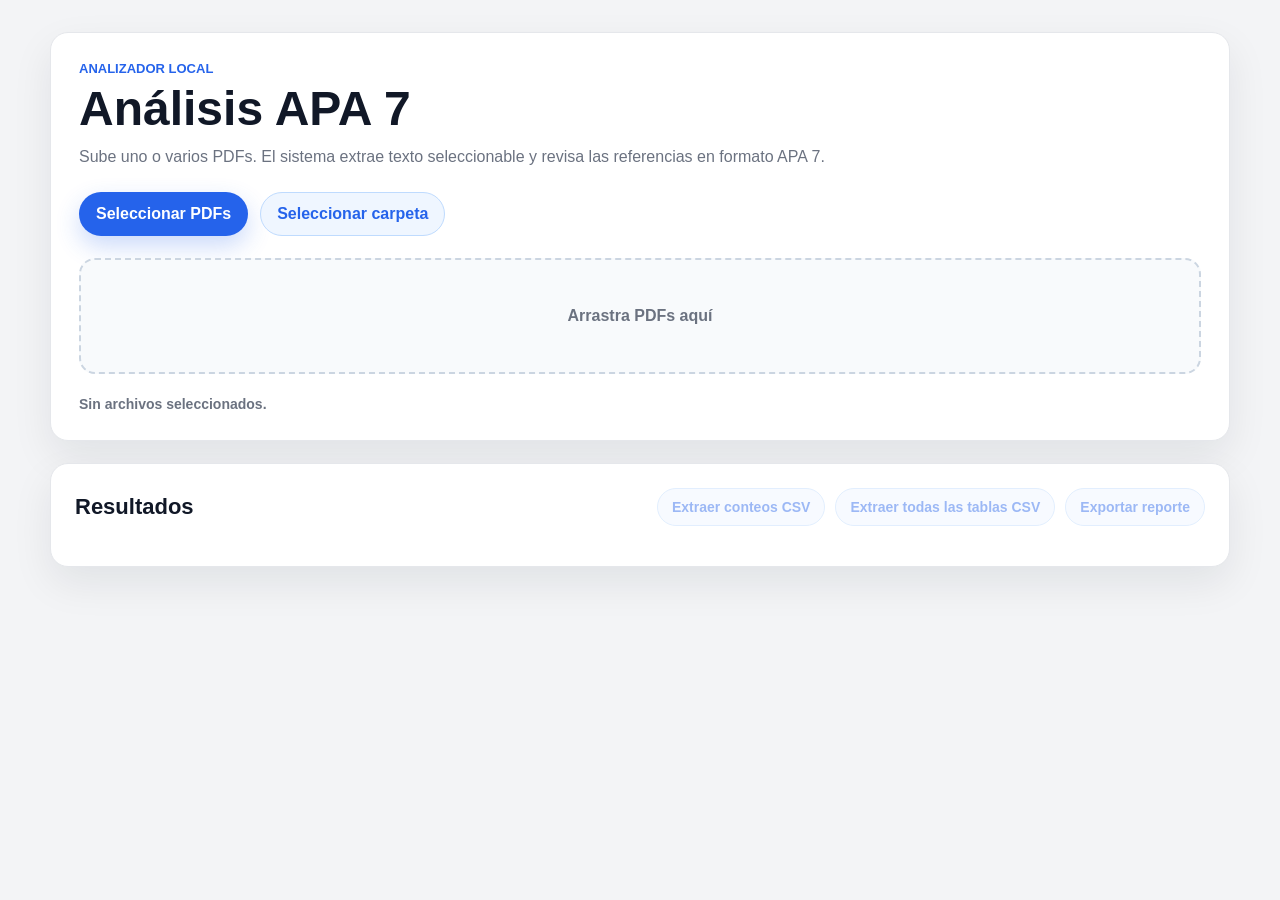
<file: wwwroot/index.html>
<!doctype html>
<html lang="es">
<head>
  <meta charset="utf-8">
  <meta name="viewport" content="width=device-width, initial-scale=1">
  <title>Análisis APA 7</title>
  <style>
    :root {
      color-scheme: light;
      --blue: #2563EB;
      --green: #16A34A;
      --red: #DC2626;
      --amber: #D97706;
      --bg: #F3F4F6;
      --card: #FFFFFF;
      --text: #111827;
      --muted: #6B7280;
      --border: #E5E7EB;
      --shadow: 0 16px 40px rgba(17, 24, 39, 0.08);
      font-family: Inter, Poppins, "Segoe UI", Arial, sans-serif;
      background: var(--bg);
      color: var(--text);
    }

    * {
      box-sizing: border-box;
    }

    body {
      margin: 0;
    }

    .app {
      width: min(1180px, calc(100% - 32px));
      margin: 32px auto;
    }

    .hero,
    .results-shell {
      border: 1px solid var(--border);
      border-radius: 18px;
      background: var(--card);
      box-shadow: var(--shadow);
    }

    .hero {
      display: grid;
      gap: 22px;
      padding: 28px;
    }

    .eyebrow {
      margin: 0 0 8px;
      color: var(--blue);
      font-size: 13px;
      font-weight: 800;
      letter-spacing: 0;
      text-transform: uppercase;
    }

    h1,
    h2,
    h3,
    p {
      margin-top: 0;
    }

    h1 {
      margin-bottom: 10px;
      font-size: clamp(30px, 5vw, 48px);
      line-height: 1.05;
      letter-spacing: 0;
    }

    h2 {
      margin: 0;
      font-size: 22px;
    }

    h3 {
      margin: 0;
      font-size: 18px;
    }

    .description {
      max-width: 760px;
      margin-bottom: 0;
      color: var(--muted);
      font-size: 16px;
      line-height: 1.6;
    }

    .actions {
      display: flex;
      flex-wrap: wrap;
      gap: 12px;
    }

    .button {
      display: inline-flex;
      align-items: center;
      justify-content: center;
      min-height: 44px;
      padding: 0 16px;
      border: 1px solid transparent;
      border-radius: 999px;
      font-weight: 800;
      cursor: pointer;
      transition: transform 160ms ease, box-shadow 160ms ease, background 160ms ease;
    }

    .button:hover {
      transform: translateY(-1px);
    }

    .button input {
      display: none;
    }

    .primary {
      background: var(--blue);
      color: #FFFFFF;
      box-shadow: 0 10px 24px rgba(37, 99, 235, 0.24);
    }

    .secondary {
      border-color: #BFDBFE;
      background: #EFF6FF;
      color: var(--blue);
    }

    .drop-zone {
      display: grid;
      place-items: center;
      min-height: 116px;
      border: 2px dashed #CBD5E1;
      border-radius: 16px;
      background: #F8FAFC;
      color: var(--muted);
      font-weight: 700;
      text-align: center;
      transition: border-color 160ms ease, background 160ms ease, color 160ms ease;
    }

    .drop-zone.is-over {
      border-color: var(--blue);
      background: #EFF6FF;
      color: var(--blue);
    }

    .status-row {
      color: var(--muted);
      font-size: 14px;
      font-weight: 700;
    }

    .results-shell {
      margin-top: 22px;
      padding: 24px;
    }

    .results-header {
      display: flex;
      align-items: center;
      justify-content: space-between;
      gap: 16px;
      margin-bottom: 16px;
    }

    .export-actions {
      display: flex;
      flex-wrap: wrap;
      gap: 10px;
      justify-content: flex-end;
    }

    .report-button {
      display: inline-flex;
      align-items: center;
      justify-content: center;
      min-height: 38px;
      padding: 0 14px;
      border: 1px solid #BFDBFE;
      border-radius: 999px;
      background: #EFF6FF;
      color: var(--blue);
      font: inherit;
      font-size: 14px;
      font-weight: 800;
      cursor: pointer;
      transition: opacity 160ms ease, transform 160ms ease;
    }

    .report-button:hover:not(:disabled) {
      transform: translateY(-1px);
    }

    .report-button:disabled {
      cursor: not-allowed;
      opacity: 0.45;
    }

    .results-list {
      display: grid;
      gap: 16px;
    }

    .file-card {
      overflow: hidden;
      border: 1px solid var(--border);
      border-radius: 18px;
      background: var(--card);
      box-shadow: 0 10px 28px rgba(17, 24, 39, 0.06);
    }

    .file-header {
      display: grid;
      grid-template-columns: 1fr auto;
      gap: 16px;
      align-items: center;
      padding: 20px;
      border-bottom: 1px solid var(--border);
      background: linear-gradient(180deg, #FFFFFF 0%, #F8FAFC 100%);
    }

    .file-title {
      min-width: 0;
    }

    .file-title h3 {
      overflow: hidden;
      margin-bottom: 6px;
      text-overflow: ellipsis;
      white-space: nowrap;
    }

    .file-title p {
      margin-bottom: 0;
      color: var(--muted);
      font-size: 14px;
    }

    .download {
      display: inline-flex;
      align-items: center;
      justify-content: center;
      min-height: 38px;
      padding: 0 14px;
      border-radius: 999px;
      background: #EFF6FF;
      color: var(--blue);
      font-size: 14px;
      font-weight: 800;
      text-decoration: none;
    }

    .analysis {
      display: grid;
      gap: 18px;
      padding: 20px;
    }

    .metrics {
      display: grid;
      grid-template-columns: repeat(auto-fit, minmax(130px, 1fr));
      gap: 12px;
    }

    .metric {
      padding: 18px;
      border: 1px solid var(--border);
      border-radius: 16px;
      background: #FFFFFF;
      box-shadow: 0 8px 22px rgba(17, 24, 39, 0.05);
    }

    .metric strong {
      display: block;
      margin-bottom: 4px;
      color: var(--text);
      font-size: 34px;
      line-height: 1;
    }

    .metric span {
      color: var(--muted);
      font-size: 13px;
      font-weight: 900;
      text-transform: uppercase;
    }

    .metric.ok strong {
      color: var(--green);
    }

    .metric.bad strong {
      color: var(--red);
    }

    .metric.other strong {
      color: var(--amber);
    }

    .filters {
      display: flex;
      flex-wrap: wrap;
      gap: 10px;
    }

    .filter-pill {
      min-height: 38px;
      padding: 0 15px;
      border: 1px solid var(--border);
      border-radius: 999px;
      background: #FFFFFF;
      color: var(--muted);
      font: inherit;
      font-size: 14px;
      font-weight: 900;
      cursor: pointer;
      transition: background 180ms ease, color 180ms ease, border-color 180ms ease, transform 180ms ease;
    }

    .filter-pill:hover {
      transform: translateY(-1px);
    }

    .filter-pill.is-active {
      border-color: var(--blue);
      background: var(--blue);
      color: #FFFFFF;
      box-shadow: 0 10px 22px rgba(37, 99, 235, 0.22);
    }

    .reference-list {
      display: grid;
      gap: 12px;
    }

    .citation-panel {
      display: grid;
      gap: 12px;
      padding: 20px;
      border-bottom: 1px solid var(--border);
      background: #FFFFFF;
    }

    .citation-panel h4 {
      margin: 0;
      font-size: 15px;
    }

    .citation-list {
      display: flex;
      flex-wrap: wrap;
      gap: 8px;
      margin: 0;
      padding: 0;
      list-style: none;
    }

    .citation-list li {
      display: inline-flex;
      align-items: center;
      gap: 8px;
      max-width: 100%;
      padding: 8px 10px;
      border: 1px solid #BFDBFE;
      border-radius: 999px;
      background: #EFF6FF;
      color: var(--blue);
      font-size: 13px;
      font-weight: 800;
    }

    .citation-list span {
      overflow: hidden;
      text-overflow: ellipsis;
      white-space: nowrap;
    }

    .citation-count {
      color: var(--muted);
      font-size: 12px;
      font-weight: 900;
    }

    .count-section {
      display: grid;
      gap: 14px;
      padding: 20px;
      border: 1px solid var(--border);
      border-radius: 18px;
      background: #FFFFFF;
      box-shadow: 0 10px 28px rgba(17, 24, 39, 0.06);
    }

    .count-header {
      display: flex;
      align-items: center;
      justify-content: space-between;
      gap: 14px;
    }

    .count-header span {
      color: var(--muted);
      font-size: 13px;
      font-weight: 900;
      text-transform: uppercase;
    }

    .table-wrap {
      overflow-x: auto;
      border: 1px solid var(--border);
      border-radius: 14px;
    }

    .count-table {
      width: 100%;
      min-width: 620px;
      table-layout: fixed;
      border-collapse: collapse;
      background: #FFFFFF;
      font-size: 14px;
    }

    .count-table .label-column {
      width: 300px;
    }

    .count-table .number-column {
      width: 76px;
    }

    .count-table th,
    .count-table td {
      padding: 12px 14px;
      border-bottom: 1px solid var(--border);
      text-align: right;
      white-space: nowrap;
    }

    .count-table th:first-child,
    .count-table td:first-child {
      position: sticky;
      left: 0;
      z-index: 1;
      background: #FFFFFF;
      text-align: left;
      white-space: normal;
      overflow-wrap: anywhere;
      word-break: normal;
    }

    .count-table thead th {
      background: #F8FAFC;
      color: var(--muted);
      font-size: 12px;
      font-weight: 900;
      text-transform: uppercase;
    }

    .count-table thead th:first-child {
      background: #F8FAFC;
    }

    .count-table tbody th {
      font-weight: 800;
    }

    .count-table .total-cell,
    .count-table tfoot th,
    .count-table tfoot td {
      background: #EFF6FF;
      color: var(--blue);
      font-weight: 900;
    }

    .count-table tfoot th:first-child {
      background: #EFF6FF;
    }

    .chart-grid {
      display: grid;
      grid-template-columns: repeat(auto-fit, minmax(240px, 1fr));
      gap: 14px;
    }

    .count-chart {
      display: grid;
      gap: 10px;
      min-width: 0;
      padding: 14px;
      border: 1px solid var(--border);
      border-radius: 12px;
      background: #F8FAFC;
    }

    .count-chart h4 {
      margin: 0;
      font-size: 14px;
    }

    .bar-list {
      display: grid;
      gap: 8px;
    }

    .bar-row {
      display: grid;
      grid-template-columns: minmax(92px, 1.4fr) minmax(90px, 2fr) auto;
      align-items: center;
      gap: 8px;
      min-width: 0;
      font-size: 12px;
      font-weight: 800;
    }

    .bar-label {
      overflow: hidden;
      color: var(--text);
      text-overflow: ellipsis;
      white-space: nowrap;
    }

    .bar-track {
      height: 10px;
      overflow: hidden;
      border-radius: 999px;
      background: #E5E7EB;
    }

    .bar-fill {
      height: 100%;
      min-width: 4px;
      border-radius: inherit;
      background: var(--blue);
    }

    .bar-value {
      color: var(--muted);
      font-variant-numeric: tabular-nums;
    }

    .reference-card {
      overflow: hidden;
      border: 1px solid var(--border);
      border-radius: 16px;
      background: #FFFFFF;
      transition: border-color 160ms ease, box-shadow 160ms ease;
    }

    .reference-card[open] {
      border-color: #BFDBFE;
      box-shadow: 0 12px 28px rgba(37, 99, 235, 0.10);
    }

    .reference-summary {
      display: grid;
      grid-template-columns: auto 1fr auto auto;
      gap: 10px;
      align-items: center;
      min-height: 56px;
      padding: 0 16px;
      cursor: pointer;
      list-style: none;
    }

    .reference-summary::-webkit-details-marker {
      display: none;
    }

    .reference-summary::after {
      content: ">";
      color: var(--muted);
      font-size: 17px;
      font-weight: 900;
      transition: transform 160ms ease;
    }

    .reference-card[open] > .reference-summary::after {
      transform: rotate(90deg);
    }

    .reference-number {
      display: inline-flex;
      align-items: center;
      justify-content: center;
      min-width: 34px;
      height: 28px;
      border-radius: 999px;
      background: #F3F4F6;
      color: var(--muted);
      font-size: 13px;
      font-weight: 900;
    }

    .reference-name {
      min-width: 0;
      overflow: hidden;
      color: var(--text);
      font-size: 14px;
      font-weight: 900;
      text-overflow: ellipsis;
      white-space: nowrap;
    }

    .badge {
      display: inline-flex;
      align-items: center;
      justify-content: center;
      min-height: 28px;
      padding: 0 10px;
      border-radius: 999px;
      font-size: 12px;
      font-weight: 900;
      white-space: nowrap;
    }

    .badge.type {
      background: #EFF6FF;
      color: var(--blue);
    }

    .badge.ok {
      background: #ECFDF5;
      color: var(--green);
    }

    .badge.bad {
      background: #FEF2F2;
      color: var(--red);
    }

    .badge.warn {
      background: #FFF7ED;
      color: var(--amber);
    }

    .reference-content {
      display: grid;
      gap: 12px;
      padding: 0 16px 16px;
      border-top: 1px solid var(--border);
    }

    .reference-text {
      margin: 16px 0 0;
      max-height: 220px;
      overflow: auto;
      padding: 14px;
      border-radius: 12px;
      background: #F8FAFC;
      color: var(--text);
      font-family: Consolas, "Courier New", monospace;
      font-size: 13px;
      line-height: 1.55;
      white-space: pre-wrap;
      overflow-wrap: anywhere;
    }

    .reason-list {
      display: grid;
      gap: 8px;
      margin: 0;
      padding: 0;
      list-style: none;
    }

    .reason-list li {
      padding: 10px 12px;
      border-radius: 12px;
      background: #FFF7ED;
      color: #92400E;
      font-size: 13px;
      line-height: 1.45;
    }

    .reason-list li.ok-reason {
      background: #ECFDF5;
      color: #166534;
    }

    .empty {
      margin: 0;
      color: var(--muted);
    }

    @media (max-width: 760px) {
      .app {
        width: min(100% - 20px, 1180px);
        margin: 16px auto;
      }

      .hero,
      .results-shell {
        border-radius: 14px;
        padding: 18px;
      }

      .file-header,
      .metrics,
      .reference-summary {
        grid-template-columns: 1fr;
      }

      .results-header {
        align-items: stretch;
        flex-direction: column;
      }

      .export-actions {
        justify-content: stretch;
      }

      .download,
      .button,
      .report-button {
        width: 100%;
      }

      .reference-summary {
        align-items: stretch;
        padding: 14px;
      }

      .reference-summary::after {
        display: none;
      }
    }
  </style>
</head>
<body>
  <main class="app">
    <section class="hero">
      <div>
        <p class="eyebrow">Analizador local</p>
        <h1>Análisis APA 7</h1>
        <p class="description">
          Sube uno o varios PDFs. El sistema extrae texto seleccionable y revisa las referencias en formato APA 7.
        </p>
      </div>

      <div class="actions">
        <label class="button primary">
          Seleccionar PDFs
          <input id="fileInput" type="file" accept="application/pdf,.pdf" multiple>
        </label>

        <label class="button secondary">
          Seleccionar carpeta
          <input id="folderInput" type="file" accept="application/pdf,.pdf" multiple webkitdirectory>
        </label>
      </div>

      <div id="dropZone" class="drop-zone">Arrastra PDFs aquí</div>

      <div class="status-row">
        <span id="status">Sin archivos seleccionados.</span>
      </div>
    </section>

    <section class="results-shell">
      <div class="results-header">
        <h2>Resultados</h2>
        <div class="export-actions">
          <button id="exportCountCsvButton" class="report-button" type="button" disabled>Extraer conteos CSV</button>
          <button id="exportAllTablesCsvButton" class="report-button" type="button" disabled>Extraer todas las tablas CSV</button>
          <button id="exportReportButton" class="report-button" type="button" disabled>Exportar reporte</button>
        </div>
      </div>
      <div id="resultsList" class="results-list"></div>
    </section>
  </main>

  <script>
    const fileInput = document.querySelector("#fileInput");
    const folderInput = document.querySelector("#folderInput");
    const dropZone = document.querySelector("#dropZone");
    const statusText = document.querySelector("#status");
    const resultsList = document.querySelector("#resultsList");
    const exportReportButton = document.querySelector("#exportReportButton");
    const exportCountCsvButton = document.querySelector("#exportCountCsvButton");
    const exportAllTablesCsvButton = document.querySelector("#exportAllTablesCsvButton");
    let latestReportFiles = [];
    const countTableDefinitions = [
      { title: "Años citados en APA 7 correctas", firstColumnLabel: "Año", countKey: "yearCounts", emptyLabel: "año(s)" },
      { title: "Títulos de trabajos en APA 7 correctas", firstColumnLabel: "Título del trabajo", countKey: "titleCounts", emptyLabel: "título(s)" },
      { title: "Primeros autores en APA 7 correctas", firstColumnLabel: "Primer autor", countKey: "authorCounts", emptyLabel: "autor(es)" },
      { title: "Editorial o revista en APA 7 correctas", firstColumnLabel: "Editorial / revista", countKey: "publisherCounts", emptyLabel: "fuente(s)" },
    ];

    fileInput.addEventListener("change", () => uploadFiles(fileInput.files));
    folderInput.addEventListener("change", () => uploadFiles(folderInput.files));
    exportReportButton.addEventListener("click", exportReport);
    exportCountCsvButton.addEventListener("click", exportCountTablesCsv);
    exportAllTablesCsvButton.addEventListener("click", exportAllTablesCsv);

    dropZone.addEventListener("dragover", (event) => {
      event.preventDefault();
      dropZone.classList.add("is-over");
    });

    dropZone.addEventListener("dragleave", () => {
      dropZone.classList.remove("is-over");
    });

    dropZone.addEventListener("drop", (event) => {
      event.preventDefault();
      dropZone.classList.remove("is-over");
      uploadFiles(event.dataTransfer.files);
    });

    async function uploadFiles(fileList) {
      const files = Array.from(fileList).filter((file) =>
        file.name.toLowerCase().endsWith(".pdf")
      );

      if (files.length === 0) {
        statusText.textContent = "Selecciona al menos un PDF.";
        return;
      }

      const formData = new FormData();
      files.forEach((file) => formData.append("files", file));

      statusText.textContent = `Analizando ${files.length} archivo(s)...`;
      resultsList.innerHTML = "";
      latestReportFiles = [];
      exportReportButton.disabled = true;
      setCsvExportButtonsDisabled(true);

      try {
        const response = await fetch("/api/pdf/convert", {
          method: "POST",
          body: formData,
        });

        const payload = await response.json();

        if (!response.ok) {
          throw new Error(payload.message || "No se pudo completar el análisis.");
        }

        renderResults(payload.files);
        statusText.textContent = `Proceso terminado: ${payload.files.length} archivo(s) revisado(s).`;
      } catch (error) {
        statusText.textContent = error.message;
      } finally {
        fileInput.value = "";
        folderInput.value = "";
      }
    }

    function renderResults(files) {
      if (!files.length) {
        resultsList.innerHTML = '<p class="empty">No hay resultados.</p>';
        latestReportFiles = [];
        exportReportButton.disabled = true;
        setCsvExportButtonsDisabled(true);
        return;
      }

      resultsList.innerHTML = "";
      latestReportFiles = files;
      exportReportButton.disabled = false;
      setCsvExportButtonsDisabled(false);
      files.forEach((file) => resultsList.append(createFileCard(file)));
      resultsList.append(createAggregateChartsSection(files));
      countTableDefinitions.forEach((definition) => {
        resultsList.append(createCountSection(
          definition.title,
          definition.firstColumnLabel,
          files,
          definition.countKey,
          definition.emptyLabel));
      });
    }

    function setCsvExportButtonsDisabled(disabled) {
      exportCountCsvButton.disabled = disabled;
      exportAllTablesCsvButton.disabled = disabled;
    }

    function exportReport() {
      if (!latestReportFiles.length) {
        return;
      }

      const html = buildReportHtml(latestReportFiles);
      const blob = new Blob([html], { type: "text/html;charset=utf-8" });
      const url = URL.createObjectURL(blob);
      const link = document.createElement("a");
      link.href = url;
      link.download = `reporte-apa7-${new Date().toISOString().slice(0, 10)}.html`;
      document.body.append(link);
      link.click();
      link.remove();
      URL.revokeObjectURL(url);
    }

    function exportCountTablesCsv() {
      if (!latestReportFiles.length) {
        return;
      }

      downloadCsv("conteos", buildCountTablesCsvRows(latestReportFiles));
    }

    function exportAllTablesCsv() {
      if (!latestReportFiles.length) {
        return;
      }

      const rows = [];
      appendDocumentSummaryCsvRows(rows, latestReportFiles);
      appendCitationCsvRows(rows, latestReportFiles, "parentheticalCitations", "Citas parentéticas por primer autor APA 7");
      appendCitationCsvRows(rows, latestReportFiles, "narrativeCitations", "Citas narrativas por primer autor APA 7");
      appendReferenceAnalysisCsvRows(rows, latestReportFiles);
      appendCountTablesCsvRows(rows, latestReportFiles);
      downloadCsv("todas_las_tablas", rows);
    }

    function buildCountTablesCsvRows(files) {
      const rows = [];
      appendCountTablesCsvRows(rows, files);
      return rows;
    }

    function appendDocumentSummaryCsvRows(rows, files) {
      appendCsvSectionTitle(rows, "Resumen por documento");
      rows.push([
        "Documento",
        "Caracteres extraídos",
        "Total referencias",
        "APA 7 correctas",
        "APA 7 con errores",
        "No cumple APA 7",
        "Otro formato",
        "Verificar manualmente",
        "Citas parentéticas",
        "Citas narrativas",
      ]);

      files.forEach((file) => {
        const analysis = file.apa7Analysis || {};
        rows.push([
          file.originalFileName,
          Number(file.characterCount || 0),
          Number(analysis.totalReferences || 0),
          Number(analysis.correctReferences || 0),
          Number(analysis.incorrectReferences || 0),
          Number(analysis.nonCompliantReferences || 0),
          Number(analysis.otherFormatReferences || 0),
          Number(analysis.manualReviewReferences || 0),
          sumCitationCounts(file.parentheticalCitations || []),
          sumCitationCounts(file.narrativeCitations || []),
        ]);
      });
    }

    function appendCitationCsvRows(rows, files, citationKey, title) {
      appendCsvSectionTitle(rows, title);
      rows.push(["Documento", "Primer autor encontrado", "Página(s)", "Veces"]);

      let hasRows = false;
      files.forEach((file) => {
        (file[citationKey] || []).forEach((citation) => {
          hasRows = true;
          rows.push([
            file.originalFileName,
            citation.citation,
            formatPages(citation.pages || []),
            Number(citation.count || 0),
          ]);
        });
      });

      if (!hasRows) {
        rows.push(["Sin datos", "", "", 0]);
      }
    }

    function appendReferenceAnalysisCsvRows(rows, files) {
      appendCsvSectionTitle(rows, "Referencias analizadas");
      rows.push([
        "Documento",
        "Número",
        "Tipo detectado",
        "Estilo",
        "Estado",
        "Cumple APA 7",
        "Referencia",
        "Razones",
      ]);

      let hasRows = false;
      files.forEach((file) => {
        const references = (file.apa7Analysis || {}).references || [];
        references.forEach((reference) => {
          hasRows = true;
          rows.push([
            file.originalFileName,
            Number(reference.number || 0),
            reference.referenceType || "",
            reference.citationStyle || "",
            getStatusText(reference),
            reference.isApa7Compliant ? "Sí" : "No",
            reference.reference || "",
            (reference.reasons || []).join(" | "),
          ]);
        });
      });

      if (!hasRows) {
        rows.push(["Sin datos", "", "", "", "", "", "", ""]);
      }
    }

    function appendCountTablesCsvRows(rows, files) {
      countTableDefinitions.forEach((definition) => {
        appendCsvSectionTitle(rows, definition.title);
        const keys = collectCountKeys(files, definition.countKey);
        rows.push([
          definition.firstColumnLabel,
          ...files.map((file) => file.originalFileName),
          "Total",
        ]);

        if (!keys.length) {
          rows.push(["Sin datos", ...files.map(() => 0), 0]);
          return;
        }

        keys.forEach((key) => {
          let rowTotal = 0;
          const values = files.map((file) => {
            const value = Number((file[definition.countKey] || {})[key] || 0);
            rowTotal += value;
            return value;
          });

          rows.push([key, ...values, rowTotal]);
        });

        let grandTotal = 0;
        const totalCells = files.map((file) => {
          const fileTotal = Object.values(file[definition.countKey] || {})
            .reduce((sum, value) => sum + Number(value || 0), 0);
          grandTotal += fileTotal;
          return fileTotal;
        });
        rows.push(["Total", ...totalCells, grandTotal]);
      });
    }

    function appendCsvSectionTitle(rows, title) {
      if (rows.length > 0) {
        rows.push([]);
      }

      rows.push([title]);
    }

    function sumCitationCounts(citations) {
      return citations.reduce((sum, citation) => sum + Number(citation.count || 0), 0);
    }

    function downloadCsv(feature, rows) {
      const csv = rowsToCsv(rows);
      const blob = new Blob(["\uFEFF", csv], { type: "text/csv;charset=utf-8" });
      const url = URL.createObjectURL(blob);
      const link = document.createElement("a");
      link.href = url;
      link.download = `${feature}_${formatCsvTimestamp(new Date())}.csv`;
      document.body.append(link);
      link.click();
      link.remove();
      URL.revokeObjectURL(url);
    }

    function rowsToCsv(rows) {
      return rows
        .map((row) => row.map(csvCell).join(","))
        .join("\r\n");
    }

    function csvCell(value) {
      const text = value === null || value === undefined ? "" : String(value);
      return `"${text.replaceAll('"', '""')}"`;
    }

    function formatCsvTimestamp(date) {
      const months = ["ENE", "FEB", "MAR", "ABR", "MAY", "JUN", "JUL", "AGO", "SEP", "OCT", "NOV", "DIC"];
      const year = date.getFullYear();
      const month = months[date.getMonth()];
      const day = String(date.getDate()).padStart(2, "0");
      const hour = String(date.getHours()).padStart(2, "0");
      const minute = String(date.getMinutes()).padStart(2, "0");
      return `${year}${month}${day}${hour}${minute}`;
    }

    function createFileCard(file) {
      const card = document.createElement("article");
      card.className = "file-card";

      const header = document.createElement("header");
      header.className = "file-header";

      const title = document.createElement("div");
      title.className = "file-title";
      title.innerHTML = `
        <h3>${escapeHtml(file.originalFileName)}</h3>
        <p>${escapeHtml(file.message)} · ${file.characterCount} caracteres extraídos</p>
      `;

      header.append(title);

      if (file.downloadUrl) {
        const link = document.createElement("a");
        link.className = "download";
        link.href = file.downloadUrl;
        link.textContent = "Descargar TXT";
        header.append(link);
      }

      card.append(header);
      card.append(createParentheticalCitations(file.parentheticalCitations || []));
      card.append(createNarrativeCitations(file.narrativeCitations || []));
      card.append(createAnalysis(file.apa7Analysis));
      return card;
    }

    function createParentheticalCitations(citations) {
      const panel = document.createElement("section");
      panel.className = "citation-panel";

      const title = document.createElement("h4");
      title.textContent = `Citas en el texto por primer autor APA 7 (${citations.length})`;
      panel.append(title);

      if (citations.length === 0) {
        const empty = document.createElement("p");
        empty.className = "empty";
        empty.textContent = "No se detectaron menciones de primeros autores APA 7 correctos en el cuerpo del documento.";
        panel.append(empty);
        return panel;
      }

      const list = document.createElement("ul");
      list.className = "citation-list";

      citations.forEach((citation) => {
        const item = document.createElement("li");
        const text = document.createElement("span");
        text.textContent = citation.citation;

        const count = document.createElement("strong");
        count.className = "citation-count";
        count.textContent = `x${citation.count} · ${formatPages(citation.pages || [])}`;

        item.append(text, count);
        list.append(item);
      });

      panel.append(list);
      return panel;
    }

    function createNarrativeCitations(citations) {
      const panel = document.createElement("section");
      panel.className = "citation-panel";

      const title = document.createElement("h4");
      title.textContent = `Citas narrativas por primer autor APA 7 (${citations.length})`;
      panel.append(title);

      if (citations.length === 0) {
        const empty = document.createElement("p");
        empty.className = "empty";
        empty.textContent = "No se detectaron citas narrativas con primeros autores de referencias APA 7 correctas.";
        panel.append(empty);
        return panel;
      }

      const list = document.createElement("ul");
      list.className = "citation-list";

      citations.forEach((citation) => {
        const item = document.createElement("li");
        const text = document.createElement("span");
        text.textContent = citation.citation;

        const count = document.createElement("strong");
        count.className = "citation-count";
        count.textContent = `x${citation.count} · ${formatPages(citation.pages || [])}`;

        item.append(text, count);
        list.append(item);
      });

      panel.append(list);
      return panel;
    }

    function createAnalysis(analysis) {
      const section = document.createElement("section");
      section.className = "analysis";

      if (!analysis || analysis.totalReferences === 0) {
        section.innerHTML = '<p class="empty">No hay referencias para analizar.</p>';
        return section;
      }

      const metrics = document.createElement("div");
      metrics.className = "metrics";
      metrics.append(
        createMetric("Total", analysis.totalReferences),
        createMetric("✅ Correctas", analysis.correctReferences, "ok"),
        createMetric("⚠️ APA con errores", analysis.incorrectReferences, "bad"),
        createMetric("❌ No cumple APA 7", analysis.nonCompliantReferences || 0, "bad"),
        createMetric("Otro formato", analysis.otherFormatReferences || 0, "other"),
        createMetric("Verificar manualmente", analysis.manualReviewReferences || 0, "other")
      );
      section.append(metrics);

      const filters = document.createElement("div");
      filters.className = "filters";

      const list = document.createElement("div");
      list.className = "reference-list";

      const filterState = { value: "all" };
      const buttons = [
        createFilter("Todas", "all", analysis.references.length),
        createFilter("Sí cumplen", "ok", analysis.correctReferences),
        createFilter("APA con errores", "bad", analysis.incorrectReferences),
        createFilter("No cumple APA 7", "invalid", analysis.nonCompliantReferences || 0),
        createFilter("Otro formato", "other", analysis.otherFormatReferences || 0),
      ];

      buttons.forEach((button) => {
        filters.append(button);
        button.addEventListener("click", () => {
          filterState.value = button.dataset.filter;
          buttons.forEach((item) => item.classList.toggle("is-active", item === button));
          renderReferenceList(list, analysis.references, filterState.value);
        });
      });

      buttons[0].classList.add("is-active");
      section.append(filters, list);
      renderReferenceList(list, analysis.references, filterState.value);
      return section;
    }

    function createMetric(label, value, tone = "") {
      const metric = document.createElement("div");
      metric.className = `metric ${tone}`.trim();
      metric.innerHTML = `<strong>${value}</strong><span>${escapeHtml(label)}</span>`;
      return metric;
    }

    function createFilter(label, value, count) {
      const button = document.createElement("button");
      button.type = "button";
      button.className = "filter-pill";
      button.dataset.filter = value;
      button.textContent = `${label} (${count})`;
      return button;
    }

    function createAggregateChartsSection(files) {
      const section = document.createElement("section");
      section.className = "count-section";

      const header = document.createElement("div");
      header.className = "count-header";

      const heading = document.createElement("h3");
      heading.textContent = "Gráficas totales de APA 7 correctas";

      const count = document.createElement("span");
      count.textContent = "sin separar por documento";

      header.append(heading, count);
      section.append(header);

      const grid = document.createElement("div");
      grid.className = "chart-grid";
      grid.append(
        createAggregateChart("Citas parentéticas", aggregateCitationCounts(files, "parentheticalCitations"), "Autor citado"),
        createAggregateChart("Citas narrativas", aggregateCitationCounts(files, "narrativeCitations"), "Autor citado"),
        createAggregateChart("Años", aggregateCountMap(files, "yearCounts"), "Año"),
        createAggregateChart("Títulos de trabajos", aggregateCountMap(files, "titleCounts"), "Título"),
        createAggregateChart("Primeros autores", aggregateCountMap(files, "authorCounts"), "Autor"),
        createAggregateChart("Editorial / revista", aggregateCountMap(files, "publisherCounts"), "Fuente")
      );

      section.append(grid);
      return section;
    }

    function aggregateCitationCounts(files, citationKey) {
      const totals = new Map();

      files.forEach((file) => {
        (file[citationKey] || []).forEach((citation) => {
          const key = citation.citation || "No identificado";
          totals.set(key, (totals.get(key) || 0) + Number(citation.count || 0));
        });
      });

      return Array.from(totals.entries())
        .map(([key, value]) => ({ key, value }))
        .sort((a, b) => b.value - a.value || a.key.localeCompare(b.key, "es"));
    }

    function aggregateCountMap(files, countKey) {
      const totals = new Map();

      files.forEach((file) => {
        Object.entries(file[countKey] || {}).forEach(([key, value]) => {
          const normalizedKey = countKey === "yearCounts" ? String(Number(key)) : key;
          totals.set(normalizedKey, (totals.get(normalizedKey) || 0) + Number(value || 0));
        });
      });

      return Array.from(totals.entries())
        .map(([key, value]) => ({ key, value }))
        .sort((a, b) => {
          if (countKey === "yearCounts") return Number(a.key) - Number(b.key);
          return b.value - a.value || a.key.localeCompare(b.key, "es");
        });
    }

    function createAggregateChart(title, rows, labelPrefix) {
      const chart = document.createElement("div");
      chart.className = "count-chart";

      const heading = document.createElement("h4");
      heading.textContent = `${title} (${rows.length})`;
      chart.append(heading);

      if (rows.length === 0) {
        const empty = document.createElement("p");
        empty.className = "empty";
        empty.textContent = `No hay datos para ${title.toLowerCase()}.`;
        chart.append(empty);
        return chart;
      }

      const maxValue = Math.max(...rows.map((row) => row.value), 1);
      const list = document.createElement("div");
      list.className = "bar-list";

      rows.forEach((row) => {
        const item = document.createElement("div");
        item.className = "bar-row";

        const label = document.createElement("span");
        label.className = "bar-label";
        label.title = `${labelPrefix}: ${row.key}`;
        label.textContent = row.key;

        const track = document.createElement("div");
        track.className = "bar-track";

        const fill = document.createElement("div");
        fill.className = "bar-fill";
        fill.style.width = `${Math.max(4, (row.value / maxValue) * 100)}%`;
        track.append(fill);

        const value = document.createElement("span");
        value.className = "bar-value";
        value.textContent = String(row.value);

        item.append(label, track, value);
        list.append(item);
      });

      chart.append(list);
      return chart;
    }

    function createCountSection(title, firstColumnLabel, files, countKey, unitLabel) {
      const keys = collectCountKeys(files, countKey);
      const section = document.createElement("section");
      section.className = "count-section";

      const header = document.createElement("div");
      header.className = "count-header";

      const heading = document.createElement("h3");
      heading.textContent = title;

      const count = document.createElement("span");
      count.textContent = `${keys.length} ${unitLabel}`;

      header.append(heading, count);
      section.append(header);

      if (keys.length === 0) {
        const empty = document.createElement("p");
        empty.className = "empty";
        empty.textContent = `No se detectaron ${title.toLowerCase()}.`;
        section.append(empty);
        return section;
      }

      section.append(createCountTable(firstColumnLabel, keys, files, countKey));
      return section;
    }

    function collectCountKeys(files, countKey) {
      const keys = Array.from(
        new Set(files.flatMap((file) => Object.keys(file[countKey] || {})))
      );

      if (countKey === "yearCounts") {
        return keys.map((key) => Number(key)).sort((a, b) => a - b);
      }

      return keys.sort((a, b) => a.localeCompare(b, "es"));
    }

    function createCountTable(firstColumnLabel, keys, files, countKey) {
      const tableWrap = document.createElement("div");
      tableWrap.className = "table-wrap";

      const table = document.createElement("table");
      table.className = "count-table";
      table.style.minWidth = `${Math.max(620, 300 + ((files.length || 0) + 1) * 76)}px`;

      const colgroup = document.createElement("colgroup");
      const labelColumn = document.createElement("col");
      labelColumn.className = "label-column";
      colgroup.append(labelColumn);

      for (let index = 0; index < files.length + 1; index += 1) {
        const numberColumn = document.createElement("col");
        numberColumn.className = "number-column";
        colgroup.append(numberColumn);
      }

      table.append(colgroup);

      const thead = document.createElement("thead");
      const headerRow = document.createElement("tr");
      headerRow.append(createTableHeader(firstColumnLabel));

      files.forEach((file) => {
        headerRow.append(createTableHeader(file.originalFileName));
      });

      headerRow.append(createTableHeader("Total"));
      thead.append(headerRow);
      table.append(thead);

      const tbody = document.createElement("tbody");

      keys.forEach((key) => {
        const row = document.createElement("tr");
        const label = document.createElement("th");
        label.scope = "row";
        label.textContent = String(key);
        row.append(label);

        let rowTotal = 0;

        files.forEach((file) => {
          const value = Number((file[countKey] || {})[key] || 0);
          rowTotal += value;

          const cell = document.createElement("td");
          cell.textContent = String(value);
          row.append(cell);
        });

        const totalCell = document.createElement("td");
        totalCell.className = "total-cell";
        totalCell.textContent = String(rowTotal);
        row.append(totalCell);
        tbody.append(row);
      });

      table.append(tbody);

      const tfoot = document.createElement("tfoot");
      const totalRow = document.createElement("tr");
      const totalLabel = document.createElement("th");
      totalLabel.scope = "row";
      totalLabel.textContent = "Total";
      totalRow.append(totalLabel);

      let grandTotal = 0;

      files.forEach((file) => {
        const fileTotal = Object.values(file[countKey] || {})
          .reduce((sum, value) => sum + Number(value || 0), 0);
        grandTotal += fileTotal;

        const cell = document.createElement("td");
        cell.textContent = String(fileTotal);
        totalRow.append(cell);
      });

      const grandTotalCell = document.createElement("td");
      grandTotalCell.textContent = String(grandTotal);
      totalRow.append(grandTotalCell);
      tfoot.append(totalRow);
      table.append(tfoot);

      tableWrap.append(table);
      return tableWrap;
    }

    function createTableHeader(text) {
      const header = document.createElement("th");
      header.scope = "col";
      header.textContent = text;
      return header;
    }

    function renderReferenceList(container, references, filter) {
      container.innerHTML = "";

      const filtered = references.filter((reference) => {
        if (filter === "ok") return reference.isApa7Compliant;
        if (filter === "bad") return reference.analysisStatus === "Apa7WithErrors";
        if (filter === "invalid") return reference.analysisStatus === "Apa7Invalid";
        if (filter === "other") return reference.analysisStatus === "OtherFormat";
        return true;
      });

      if (filtered.length === 0) {
        container.innerHTML = '<p class="empty">No hay referencias para este filtro.</p>';
        return;
      }

      filtered.forEach((reference) => {
        container.append(createReferenceCard(reference));
      });
    }

    function createReferenceCard(reference) {
      const details = document.createElement("details");
      details.className = "reference-card";

      const summary = document.createElement("summary");
      summary.className = "reference-summary";

      const number = document.createElement("span");
      number.className = "reference-number";
      number.textContent = `#${reference.number}`;

      const name = document.createElement("span");
      name.className = "reference-name";
      name.textContent = getReferencePreview(reference.reference);

      const typeBadge = document.createElement("span");
      typeBadge.className = "badge type";
      typeBadge.textContent = reference.analysisStatus === "OtherFormat"
        ? reference.citationStyle
        : shortenType(reference.referenceType);

      const statusBadge = document.createElement("span");
      statusBadge.className = getStatusClass(reference);
      statusBadge.textContent = getStatusText(reference);

      summary.append(number, name, typeBadge, statusBadge);
      details.append(summary);

      const content = document.createElement("div");
      content.className = "reference-content";

      const text = document.createElement("pre");
      text.className = "reference-text";
      text.textContent = reference.reference;
      content.append(text);

      const reasons = document.createElement("ul");
      reasons.className = "reason-list";
      reference.reasons.forEach((reason) => {
        const item = document.createElement("li");
        item.className = reason.startsWith("Cumple") ? "ok-reason" : "";
        item.textContent = reason.startsWith("No cumple") || reason.startsWith("Advertencia")
          ? `⚠️ ${reason}`
          : reason;
        reasons.append(item);
      });
      content.append(reasons);

      details.append(content);
      return details;
    }

    function getReferencePreview(reference) {
      const trimmed = reference.trim();
      return trimmed.length > 130 ? `${trimmed.slice(0, 130)}...` : trimmed;
    }

    function shortenType(type) {
      if (type === "Articulo de revista") return "Artículo";
      if (type === "Capitulo de libro") return "Capítulo";
      if (type === "Capitulo de libro de actas") return "Actas";
      if (type === "Ponencia en conferencia") return "Ponencia";
      if (type === "Reporte institucional") return "Reporte";
      if (type === "Autor institucional") return "Institución";
      return type;
    }

    function getStatusClass(reference) {
      if (reference.analysisStatus === "OtherFormat") return "badge warn";
      if (reference.analysisStatus === "Apa7Invalid") return "badge bad";
      return reference.isApa7Compliant ? "badge ok" : "badge bad";
    }

    function getStatusText(reference) {
      if (reference.analysisStatus === "OtherFormat") return "Otro formato";
      if (reference.analysisStatus === "Apa7Invalid") return "❌ No cumple APA 7";
      return reference.isApa7Compliant ? "✅ APA 7" : "⚠️ APA 7 con errores";
    }

    function buildReportHtml(files) {
      const generatedAt = new Date().toLocaleString("es-MX");

      return `<!doctype html>
<html lang="es">
<head>
  <meta charset="utf-8">
  <meta name="viewport" content="width=device-width, initial-scale=1">
  <title>Reporte APA 7</title>
  <style>
    body { margin: 0; background: #f3f4f6; color: #111827; font-family: Arial, Helvetica, sans-serif; }
    main { width: min(1100px, calc(100% - 32px)); margin: 28px auto; }
    header, section { margin-bottom: 16px; padding: 20px; border: 1px solid #e5e7eb; border-radius: 8px; background: #ffffff; }
    h1, h2, h3, p { margin-top: 0; }
    h1 { margin-bottom: 8px; font-size: 30px; }
    h2 { margin-bottom: 14px; font-size: 22px; }
    h3 { margin-bottom: 10px; font-size: 17px; }
    .muted { color: #6b7280; }
    .metrics { display: grid; grid-template-columns: repeat(auto-fit, minmax(130px, 1fr)); gap: 10px; margin-bottom: 14px; }
    .metric { padding: 12px; border: 1px solid #e5e7eb; border-radius: 8px; background: #f8fafc; }
    .metric strong, .metric span { display: block; }
    .metric strong { margin-bottom: 4px; font-size: 24px; }
    .metric span { color: #6b7280; font-size: 12px; font-weight: 700; text-transform: uppercase; }
    table { width: 100%; border-collapse: collapse; margin-top: 10px; font-size: 13px; }
    .count-report-table { table-layout: fixed; min-width: 620px; }
    .count-report-table .label-column { width: 300px; }
    .count-report-table .number-column { width: 76px; }
    th, td { padding: 9px 10px; border: 1px solid #e5e7eb; text-align: left; vertical-align: top; }
    th { background: #eff6ff; color: #1d4ed8; }
    td.number, th.number { text-align: right; }
    .count-report-table th:first-child { white-space: normal; overflow-wrap: anywhere; }
    .count-report-table td.number, .count-report-table th.number { white-space: nowrap; }
    tfoot th, tfoot td, .total-cell { background: #eff6ff; font-weight: 700; }
    ol, ul { margin: 0; padding-left: 22px; }
    li { margin-bottom: 8px; }
    pre { overflow: auto; white-space: pre-wrap; overflow-wrap: anywhere; margin: 0; padding: 10px; border: 1px solid #e5e7eb; border-radius: 6px; background: #f8fafc; font-family: Consolas, "Courier New", monospace; font-size: 12px; line-height: 1.45; }
    .file-title { margin-bottom: 4px; }
    .reference { display: grid; gap: 8px; margin-bottom: 12px; padding: 12px; border: 1px solid #e5e7eb; border-radius: 8px; }
    .status-ok { color: #15803d; font-weight: 700; }
    .status-bad { color: #b91c1c; font-weight: 700; }
    .status-warn { color: #b45309; font-weight: 700; }
    @media (max-width: 760px) { .metrics { grid-template-columns: 1fr; } main { width: min(100% - 20px, 1100px); } }
  </style>
</head>
<body>
  <main>
    <header>
      <h1>Reporte de análisis APA 7</h1>
      <p class="muted">Generado el ${escapeHtml(generatedAt)}. Archivos revisados: ${files.length}.</p>
    </header>
    ${renderReportFiles(files)}
    ${renderReportCountSection("Años citados en APA 7 correctas", "Año", files, "yearCounts")}
    ${renderReportCountSection("Títulos de trabajos en APA 7 correctas", "Título del trabajo", files, "titleCounts")}
    ${renderReportCountSection("Primeros autores en APA 7 correctas", "Primer autor", files, "authorCounts")}
    ${renderReportCountSection("Editorial o revista en APA 7 correctas", "Editorial / revista", files, "publisherCounts")}
  </main>
</body>
</html>`;
    }

    function renderReportFiles(files) {
      return files.map((file) => {
        const analysis = file.apa7Analysis || {};
        return `<section>
  <h2 class="file-title">${escapeHtml(file.originalFileName)}</h2>
  <p class="muted">${escapeHtml(file.message)}. Caracteres extraídos: ${Number(file.characterCount || 0)}.</p>
  <div class="metrics">
    <div class="metric"><strong>${Number(analysis.totalReferences || 0)}</strong><span>Referencias</span></div>
    <div class="metric"><strong>${Number(analysis.correctReferences || 0)}</strong><span>APA 7 correctas</span></div>
    <div class="metric"><strong>${Number(analysis.incorrectReferences || 0)}</strong><span>APA con errores</span></div>
    <div class="metric"><strong>${Number(analysis.nonCompliantReferences || 0)}</strong><span>No cumple APA 7</span></div>
    <div class="metric"><strong>${Number(analysis.otherFormatReferences || 0)}</strong><span>Otro formato</span></div>
    <div class="metric"><strong>${Number(analysis.manualReviewReferences || 0)}</strong><span>Verificar manualmente</span></div>
    <div class="metric"><strong>${(file.parentheticalCitations || []).length}</strong><span>Citas por autor</span></div>
  </div>
  ${renderReportParentheticalCitations(file.parentheticalCitations || [])}
  ${renderReportNarrativeCitations(file.narrativeCitations || [])}
  ${renderReportReferences(analysis)}
</section>`;
      }).join("");
    }

    function renderReportParentheticalCitations(citations) {
      if (!citations.length) {
        return `<h3>Citas en el texto por primer autor APA 7</h3><p class="muted">No se detectaron menciones de primeros autores APA 7 correctos en el cuerpo del documento.</p>`;
      }

      return `<h3>Citas en el texto por primer autor APA 7</h3>
<table>
  <thead><tr><th>Primer autor encontrado</th><th>Página(s)</th><th class="number">Veces</th></tr></thead>
  <tbody>
    ${citations.map((citation) => `<tr><td>${escapeHtml(citation.citation)}</td><td>${escapeHtml(formatPages(citation.pages || []))}</td><td class="number">${Number(citation.count || 0)}</td></tr>`).join("")}
  </tbody>
</table>`;
    }

    function renderReportNarrativeCitations(citations) {
      if (!citations.length) {
        return `<h3>Citas narrativas por primer autor APA 7</h3><p class="muted">No se detectaron citas narrativas con primeros autores de referencias APA 7 correctas.</p>`;
      }

      return `<h3>Citas narrativas por primer autor APA 7</h3>
<table>
  <thead><tr><th>Primer autor encontrado</th><th>Página(s)</th><th class="number">Veces</th></tr></thead>
  <tbody>
    ${citations.map((citation) => `<tr><td>${escapeHtml(citation.citation)}</td><td>${escapeHtml(formatPages(citation.pages || []))}</td><td class="number">${Number(citation.count || 0)}</td></tr>`).join("")}
  </tbody>
</table>`;
    }

    function renderReportReferences(analysis) {
      const references = analysis.references || [];

      if (!references.length) {
        return `<h3>Referencias analizadas</h3><p class="muted">No hay referencias para analizar.</p>`;
      }

      return `<h3>Referencias analizadas APA 7</h3>
${references.map((reference) => {
        const statusClass = reference.analysisStatus === "OtherFormat"
          ? "status-warn"
          : reference.analysisStatus === "Apa7Invalid" ? "status-bad"
          : reference.isApa7Compliant ? "status-ok" : "status-bad";
        const statusText = reference.analysisStatus === "OtherFormat"
          ? "Otro formato"
          : reference.analysisStatus === "Apa7Invalid" ? "No cumple APA 7"
          : reference.isApa7Compliant ? "Sí cumple APA 7" : "No cumple APA 7";
        const reasons = reference.reasons || [];

        return `<article class="reference">
  <strong>#${reference.number} - ${escapeHtml(reference.referenceType || reference.citationStyle || "Sin tipo")}</strong>
  <span class="${statusClass}">${statusText}</span>
  <pre>${escapeHtml(reference.reference || "")}</pre>
  ${reasons.length ? `<ul>${reasons.map((reason) => `<li>${escapeHtml(reason)}</li>`).join("")}</ul>` : ""}
</article>`;
      }).join("")}`;
    }

    function renderReportCountSection(title, firstColumnLabel, files, countKey) {
      const keys = collectCountKeys(files, countKey);

      if (!keys.length) {
        return `<section><h2>${escapeHtml(title)}</h2><p class="muted">No se detectaron datos para esta tabla.</p></section>`;
      }

      return `<section>
  <h2>${escapeHtml(title)}</h2>
  ${renderReportCountTable(firstColumnLabel, keys, files, countKey)}
</section>`;
    }

    function renderReportCountTable(firstColumnLabel, keys, files, countKey) {
      const bodyRows = keys.map((key) => {
        let rowTotal = 0;
        const cells = files.map((file) => {
          const value = Number((file[countKey] || {})[key] || 0);
          rowTotal += value;
          return `<td class="number">${value}</td>`;
        }).join("");

        return `<tr><th>${escapeHtml(key)}</th>${cells}<td class="number total-cell">${rowTotal}</td></tr>`;
      }).join("");

      let grandTotal = 0;
      const totalCells = files.map((file) => {
        const fileTotal = Object.values(file[countKey] || {})
          .reduce((sum, value) => sum + Number(value || 0), 0);
        grandTotal += fileTotal;
        return `<td class="number">${fileTotal}</td>`;
      }).join("");

      const colgroup = `<colgroup>
    <col class="label-column">
    ${files.map(() => `<col class="number-column">`).join("")}
    <col class="number-column">
  </colgroup>`;

      return `<table class="count-report-table" style="min-width: ${Math.max(620, 300 + ((files.length || 0) + 1) * 76)}px">
  ${colgroup}
  <thead>
    <tr>
      <th>${escapeHtml(firstColumnLabel)}</th>
      ${files.map((file) => `<th class="number">${escapeHtml(file.originalFileName)}</th>`).join("")}
      <th class="number">Total</th>
    </tr>
  </thead>
  <tbody>${bodyRows}</tbody>
  <tfoot><tr><th>Total</th>${totalCells}<td class="number">${grandTotal}</td></tr></tfoot>
</table>`;
    }

    function formatPages(pages) {
      const uniquePages = Array.from(new Set((pages || [])
        .map((page) => Number(page))
        .filter((page) => Number.isFinite(page) && page > 0)))
        .sort((a, b) => a - b);

      if (uniquePages.length === 0) {
        return "p. no disponible";
      }

      return uniquePages.length === 1
        ? `p. ${uniquePages[0]}`
        : `pp. ${uniquePages.join(", ")}`;
    }

    function escapeHtml(value) {
      return String(value)
        .replaceAll("&", "&amp;")
        .replaceAll("<", "&lt;")
        .replaceAll(">", "&gt;")
        .replaceAll('"', "&quot;")
        .replaceAll("'", "&#039;");
    }
  </script>
</body>
</html>
</file>
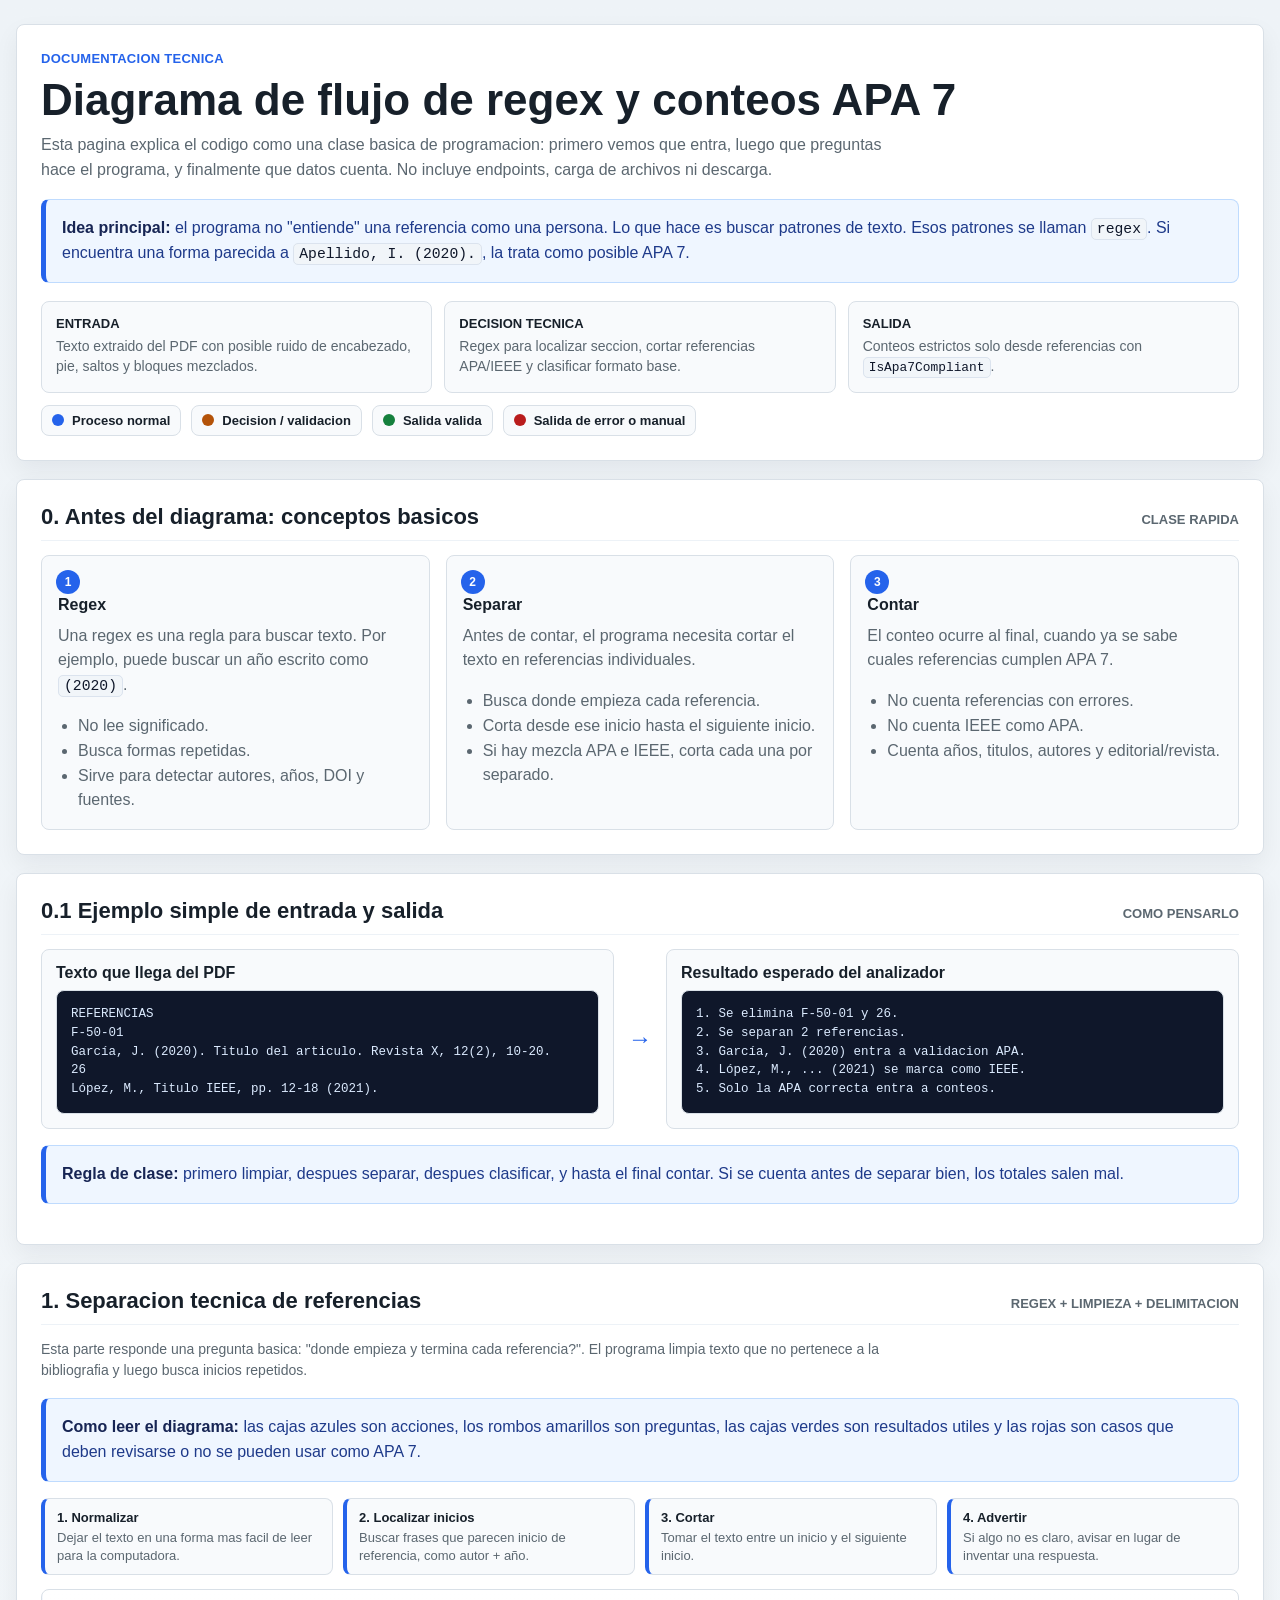
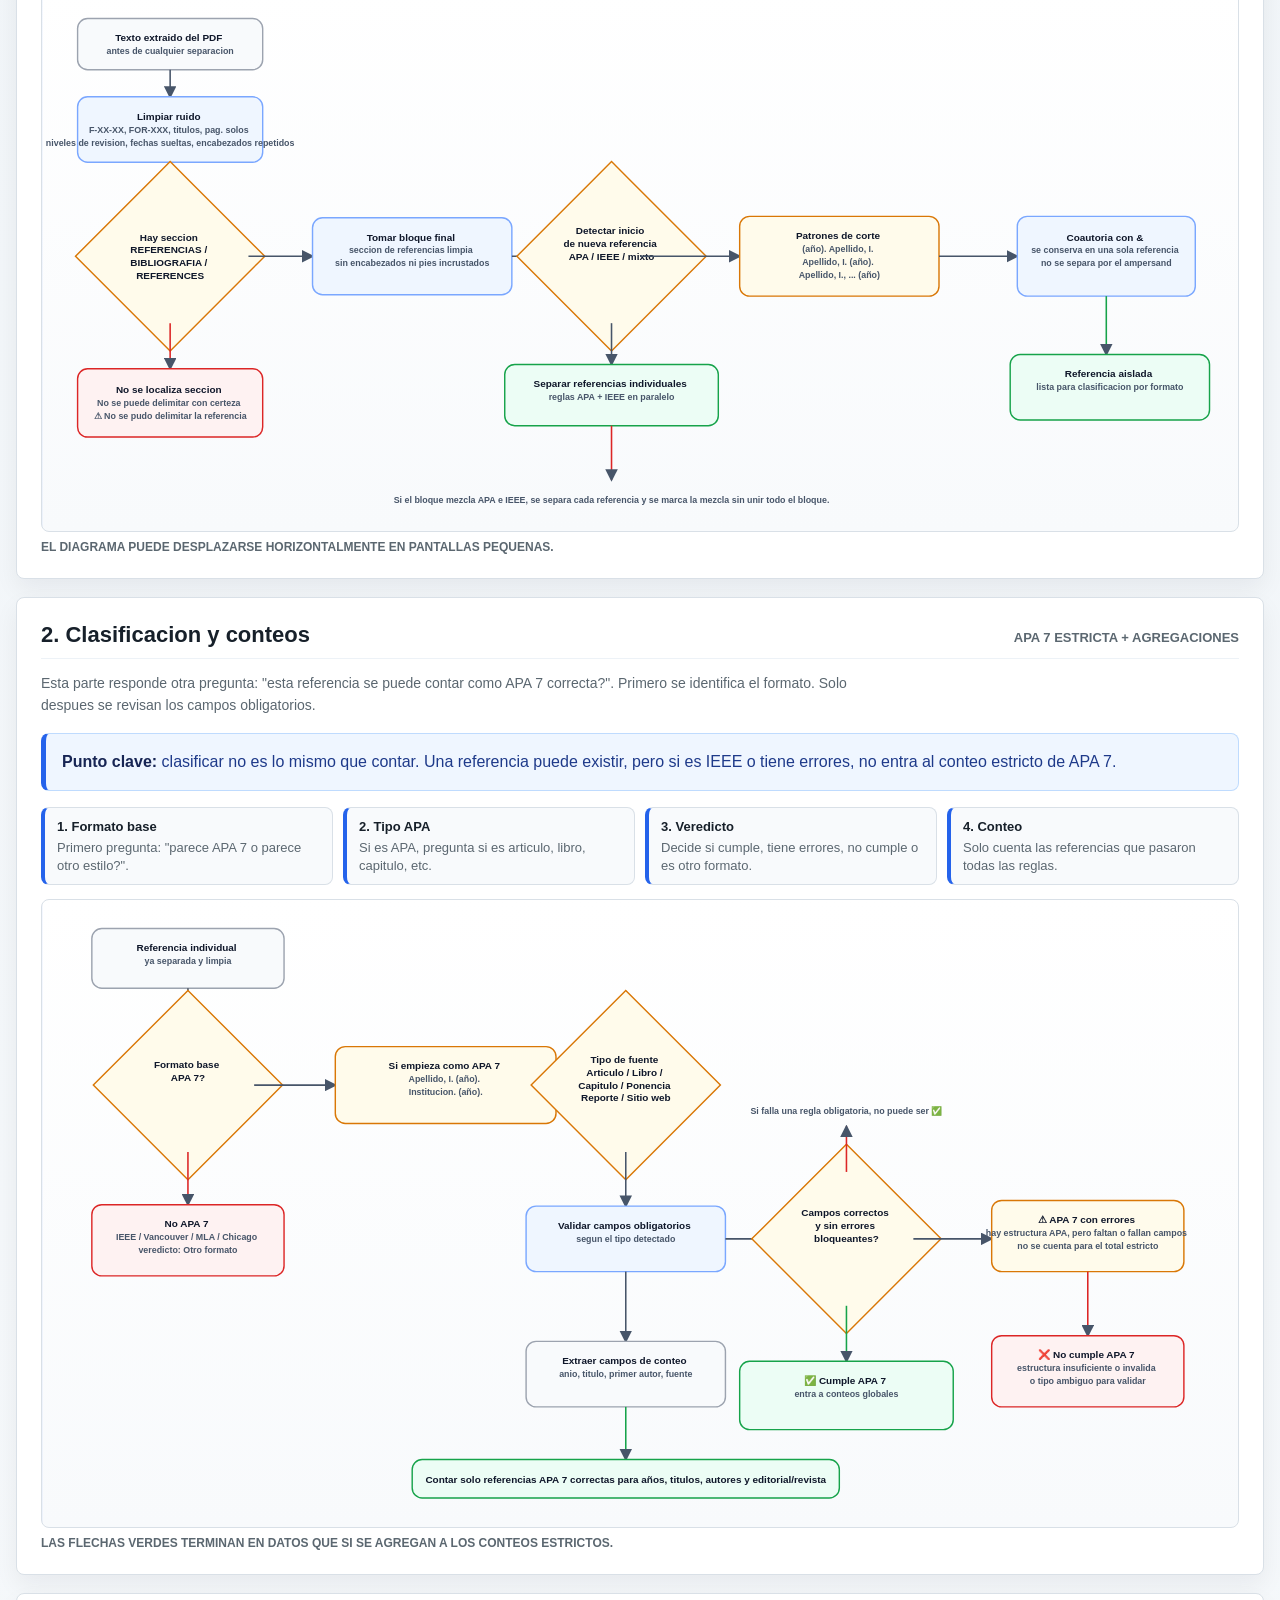
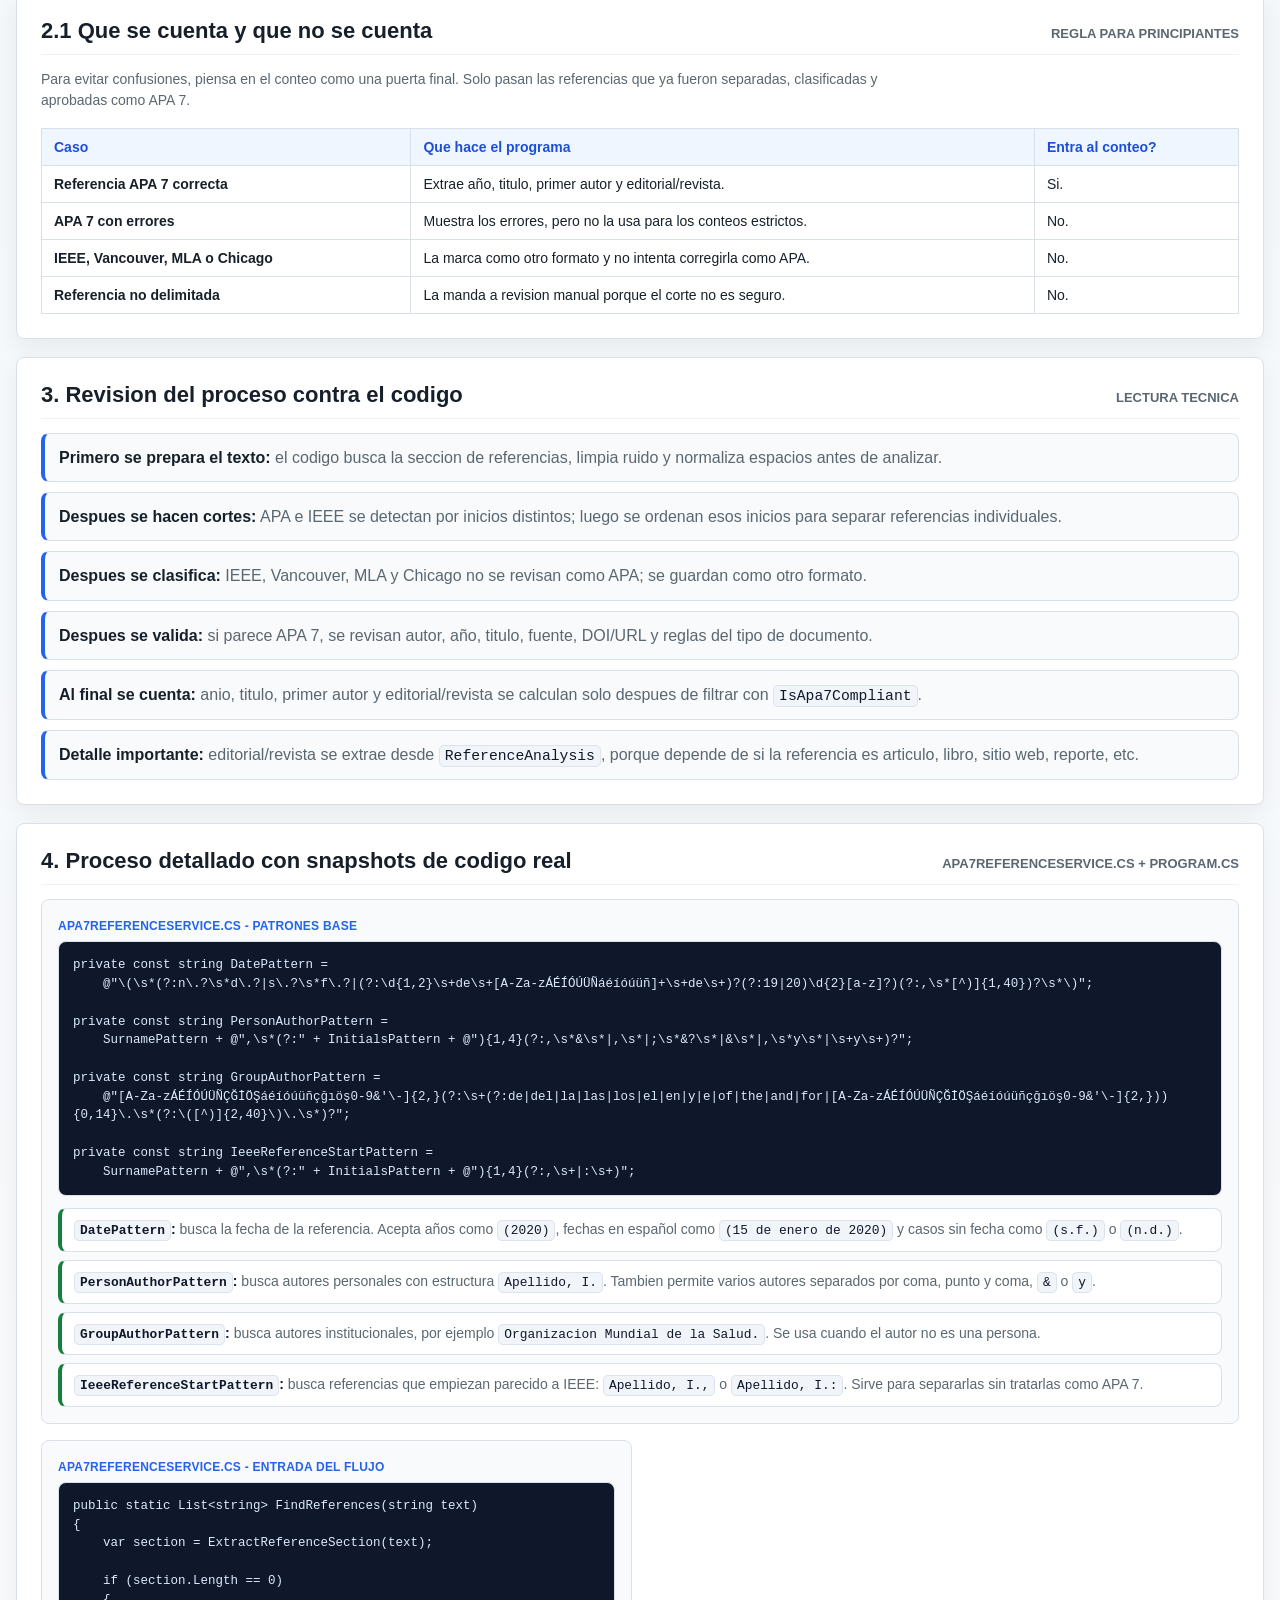
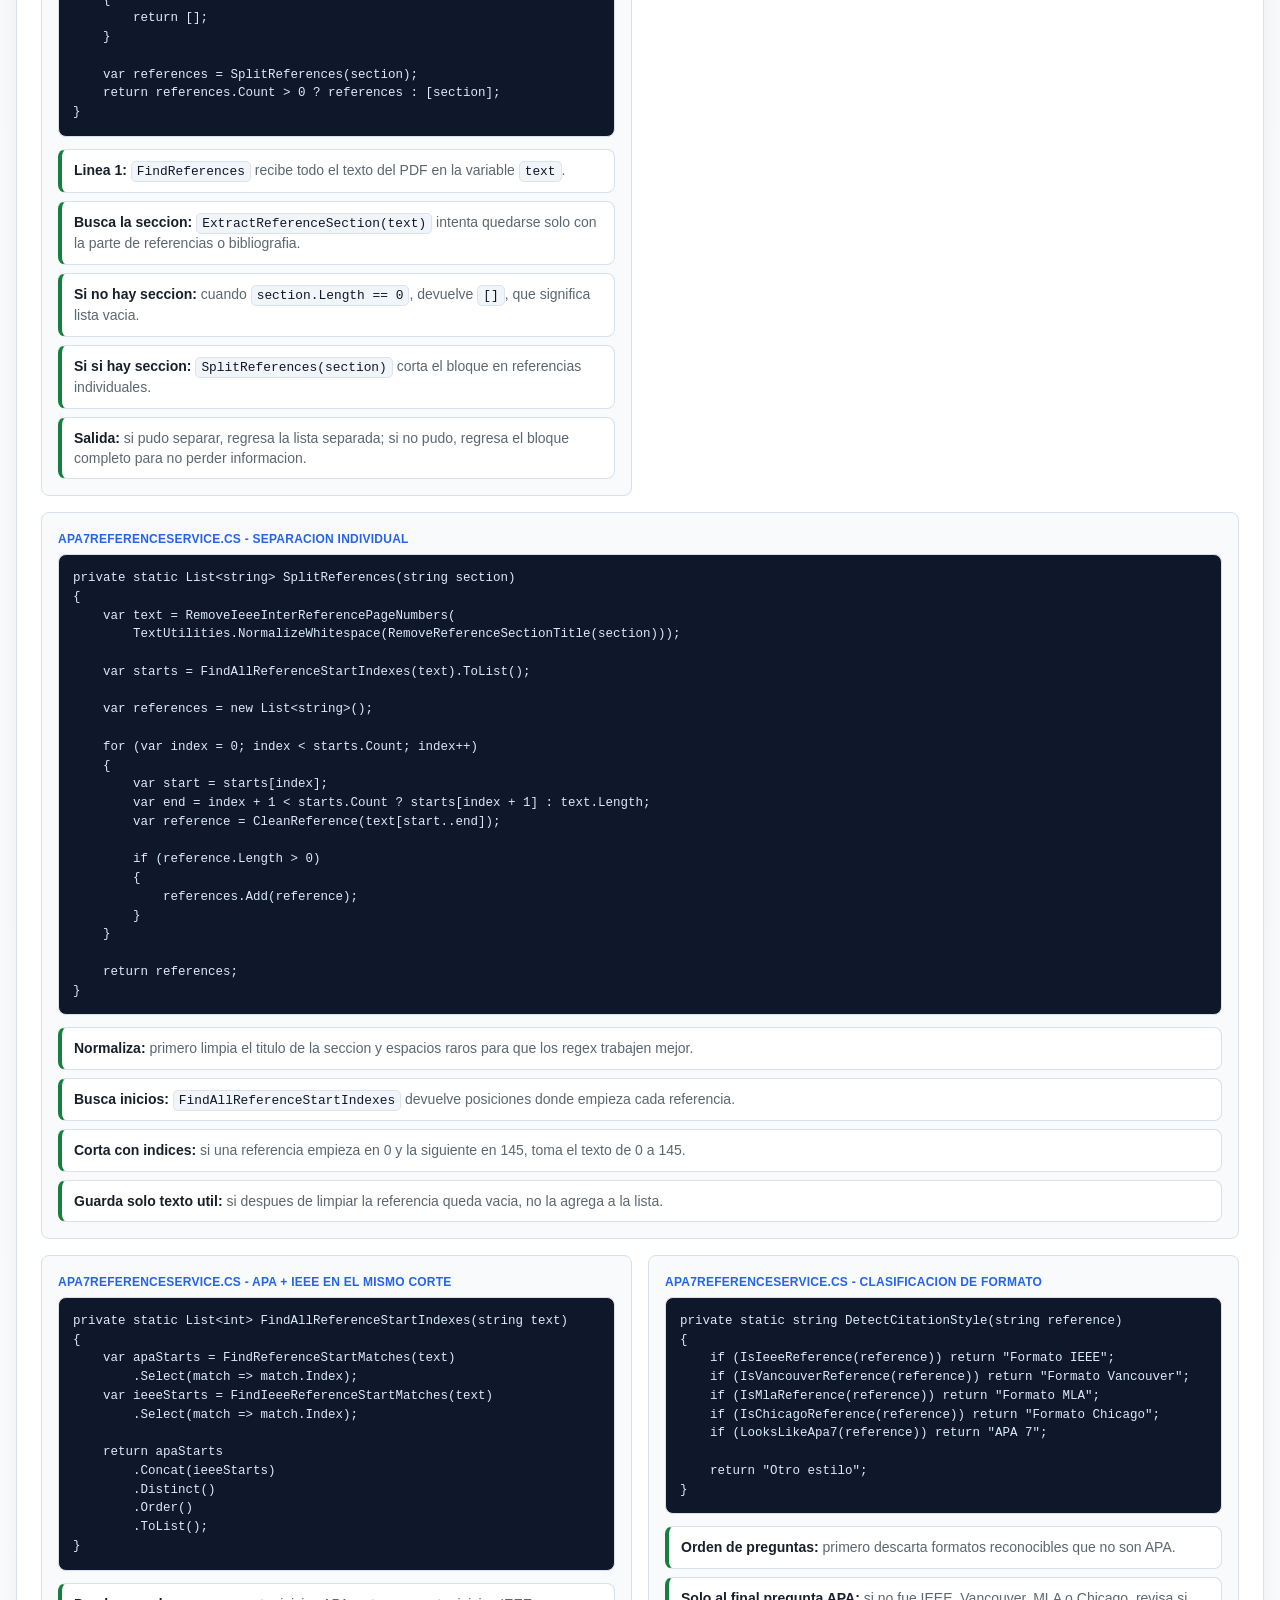
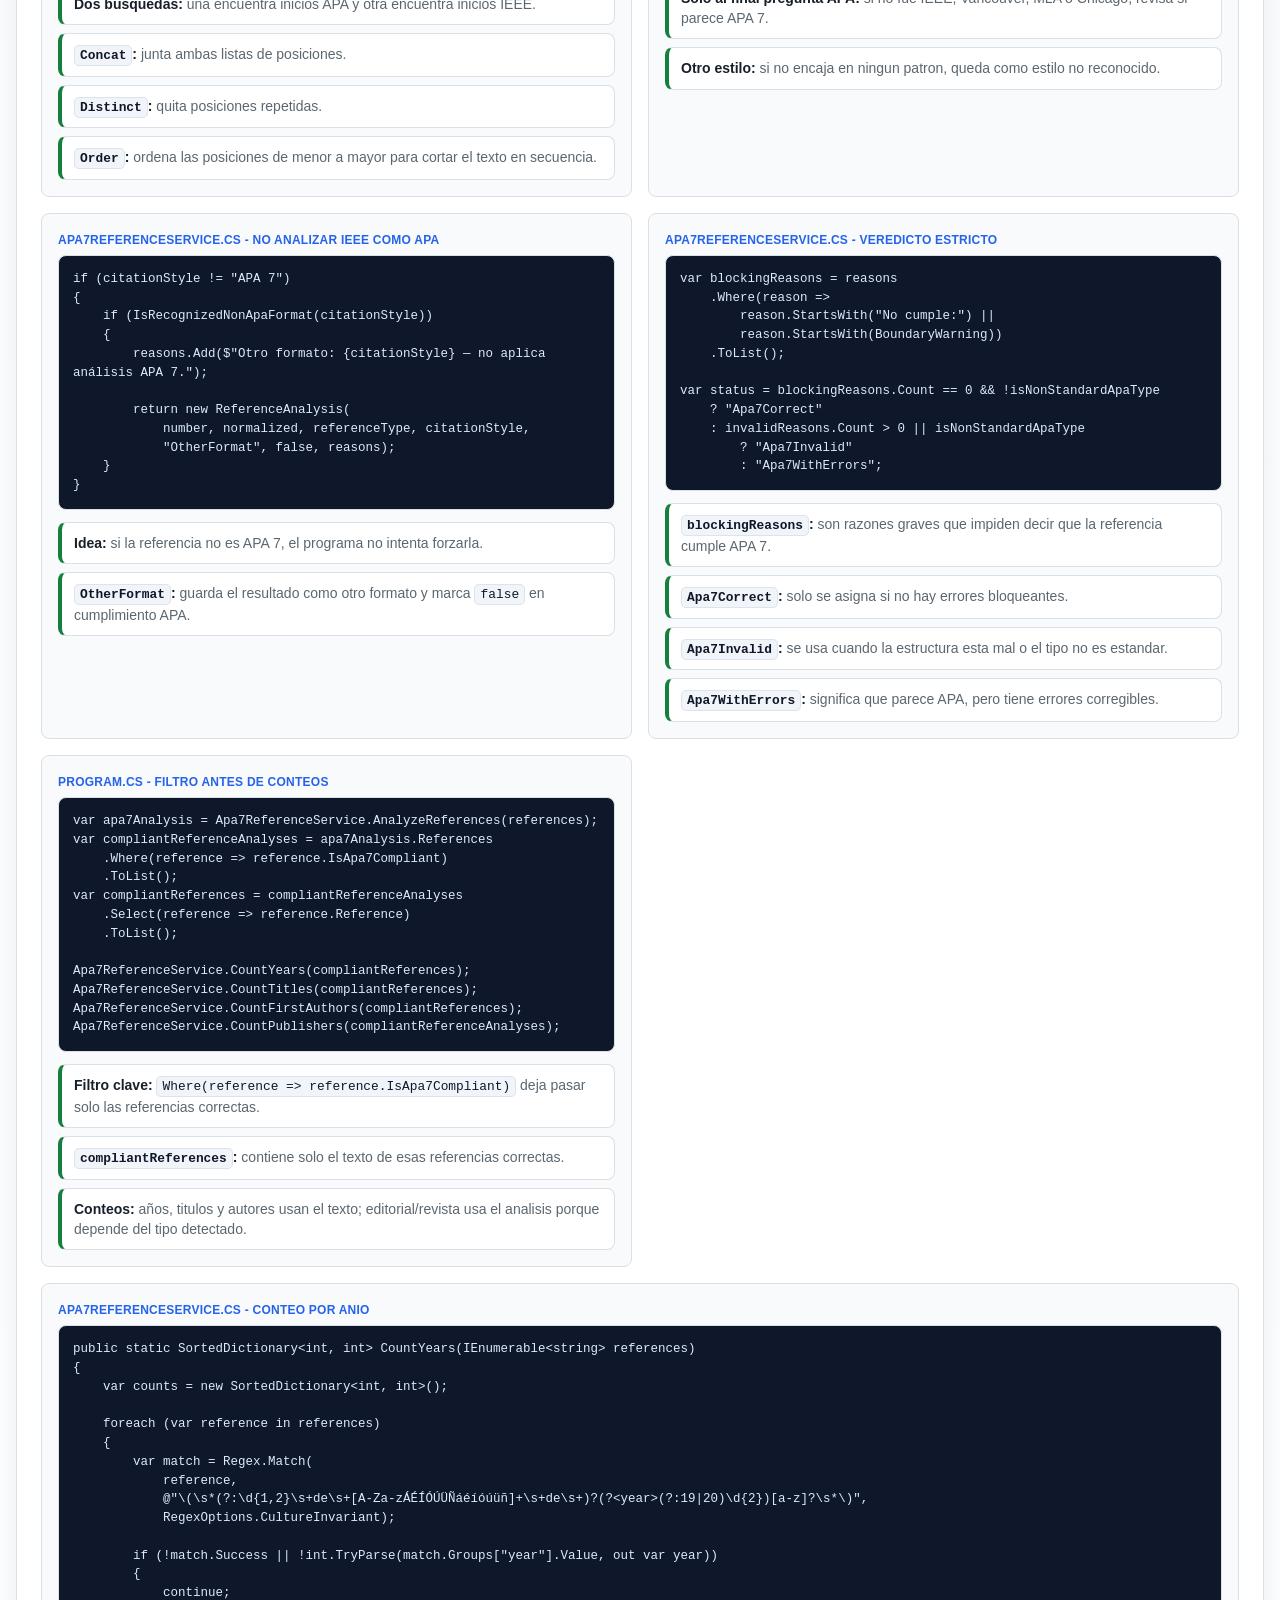
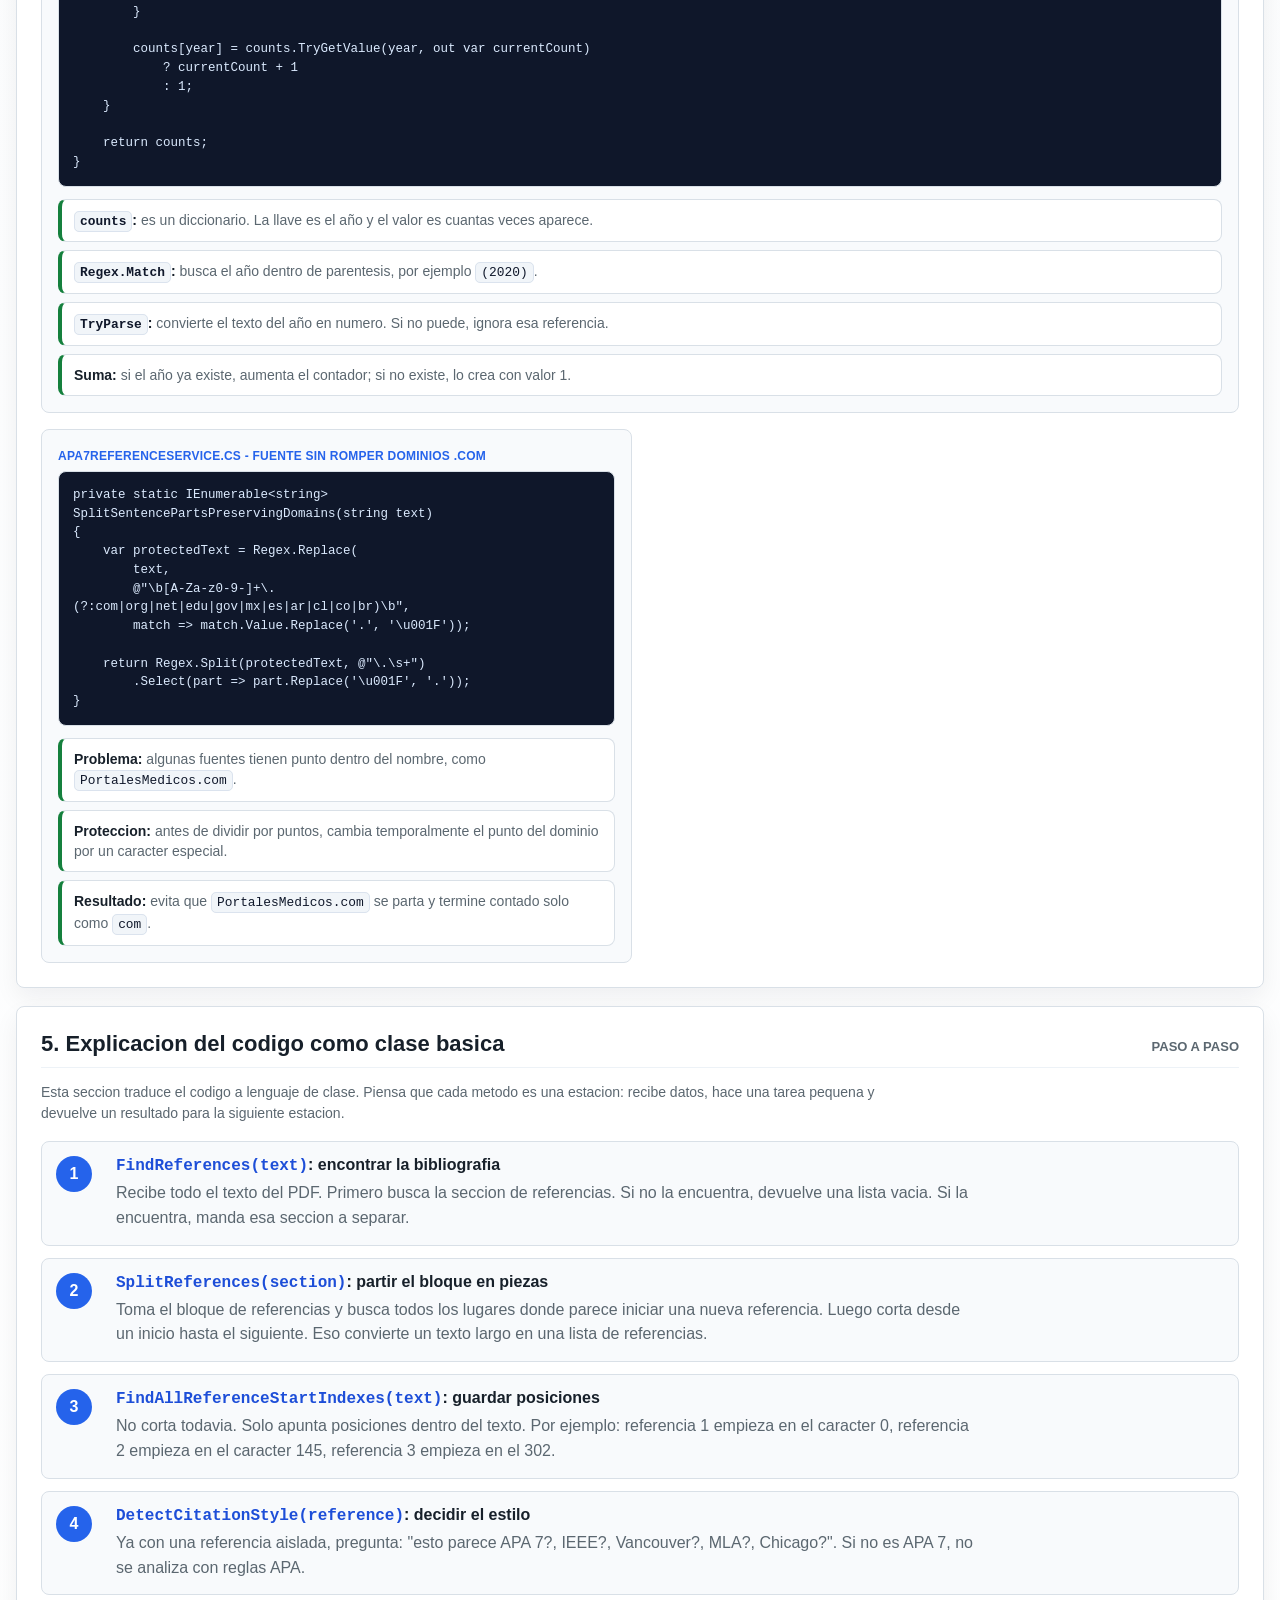
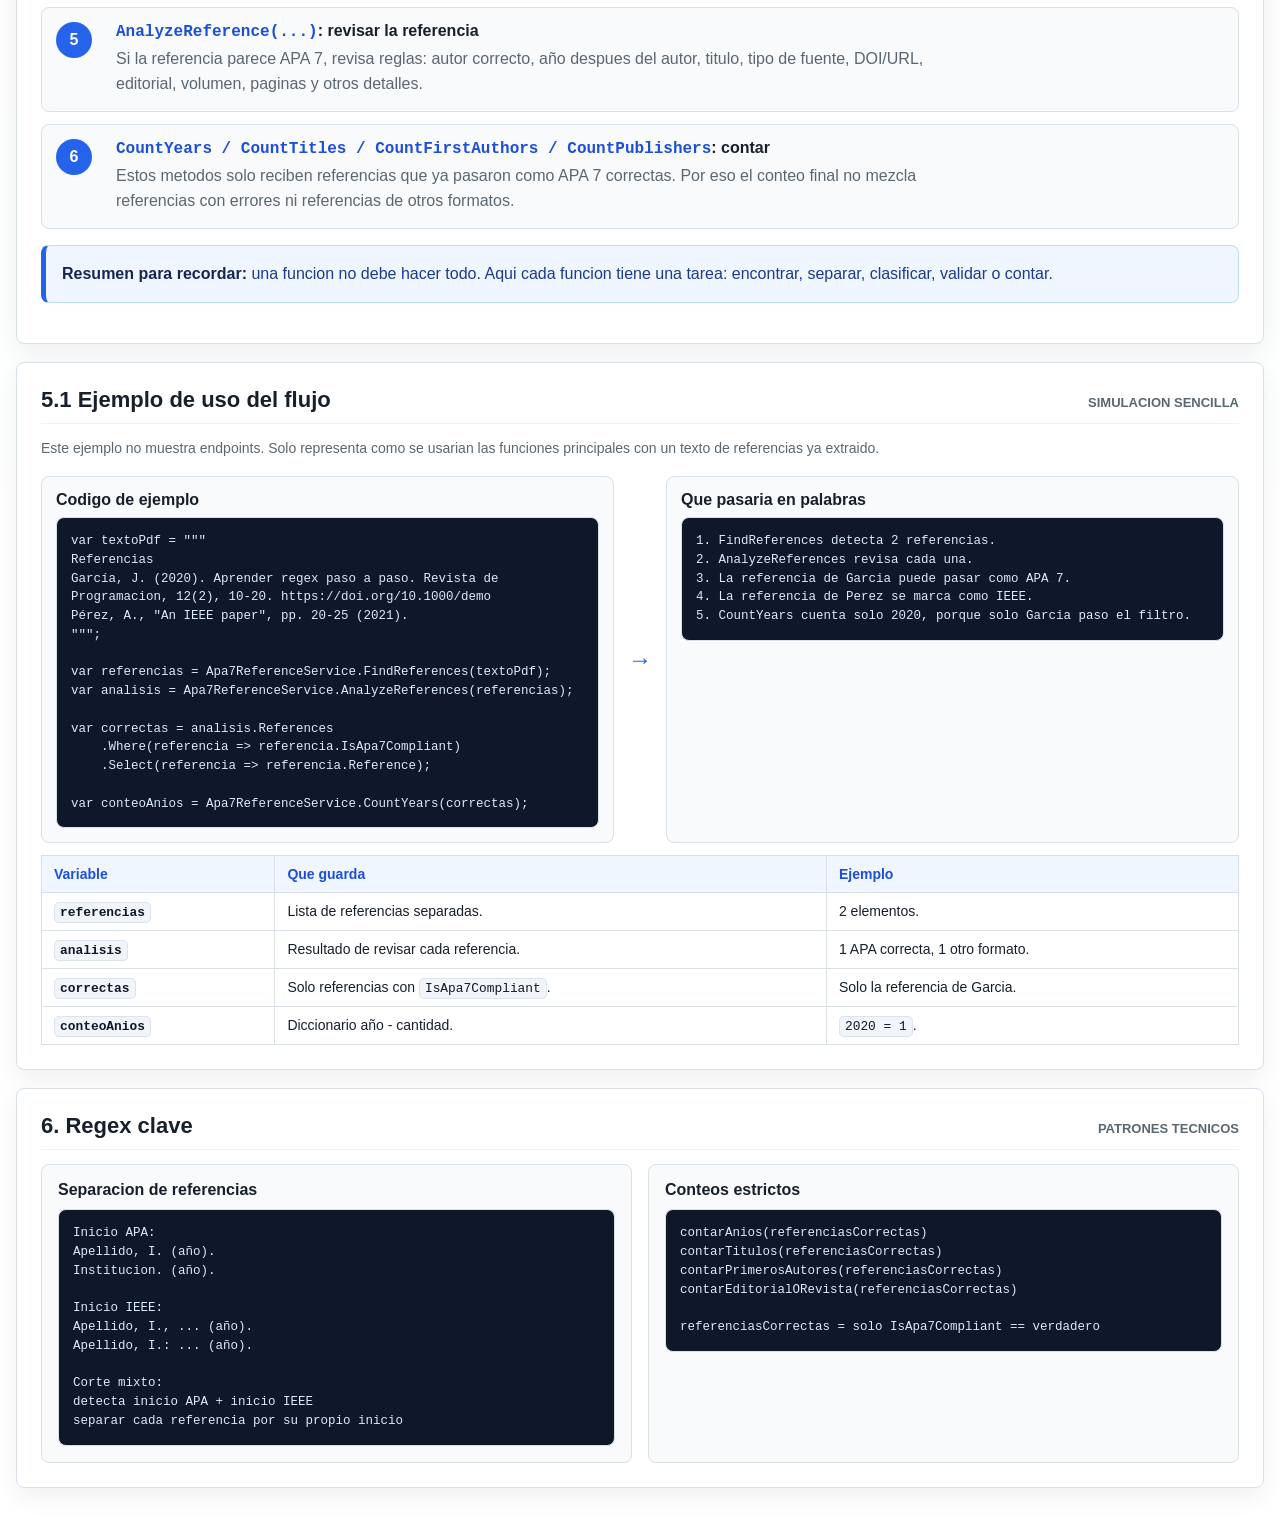
<file: wwwroot/flujo-regex-contadores.htm>
<!doctype html>
<html lang="es">
<head>
  <meta charset="utf-8">
  <meta name="viewport" content="width=device-width, initial-scale=1">
  <title>Flujo tecnico APA 7: regex y conteos</title>
  <style>
    :root {
      color-scheme: light;
      --bg: #f4f6f8;
      --card: #ffffff;
      --surface: #f8fafc;
      --text: #17202a;
      --muted: #5b6770;
      --border: #d9e0e7;
      --blue: #2563eb;
      --blue-soft: #eff6ff;
      --green: #15803d;
      --green-soft: #ecfdf5;
      --amber: #b45309;
      --amber-soft: #fffbeb;
      --red: #b91c1c;
      --red-soft: #fef2f2;
      --shadow: 0 10px 24px rgba(15, 23, 42, 0.06);
      font-family: Inter, "Segoe UI", Arial, sans-serif;
    }

    * {
      box-sizing: border-box;
    }

    body {
      margin: 0;
      background:
        linear-gradient(180deg, #eef3f7 0%, #f8fafc 42%, #ffffff 100%);
      color: var(--text);
    }

    main {
      width: min(1400px, calc(100% - 32px));
      margin: 24px auto 40px;
    }

    header,
    section {
      margin-bottom: 18px;
      padding: 24px;
      border: 1px solid var(--border);
      border-radius: 8px;
      background: var(--card);
      box-shadow: var(--shadow);
    }

    h1,
    h2,
    h3,
    p {
      margin-top: 0;
    }

    h1 {
      margin-bottom: 10px;
      font-size: clamp(30px, 3.5vw, 44px);
      line-height: 1.05;
      letter-spacing: 0;
    }

    h2 {
      margin-bottom: 0;
      font-size: 22px;
      letter-spacing: 0;
    }

    h3 {
      margin-bottom: 10px;
      font-size: 16px;
    }

    p {
      max-width: 860px;
      line-height: 1.55;
      color: var(--muted);
    }

    code {
      padding: 2px 5px;
      border: 1px solid #dbe3ee;
      border-radius: 5px;
      background: #f1f5f9;
      color: #0f172a;
      font-family: Consolas, "Courier New", monospace;
      font-size: 0.92em;
    }

    .eyebrow {
      margin: 0 0 8px;
      color: var(--blue);
      font-size: 13px;
      font-weight: 800;
      letter-spacing: 0.02em;
      text-transform: uppercase;
    }

    .layout {
      display: grid;
      gap: 16px;
    }

    .grid-2 {
      display: grid;
      grid-template-columns: repeat(2, minmax(0, 1fr));
      gap: 16px;
    }

    .grid-3 {
      display: grid;
      grid-template-columns: repeat(3, minmax(0, 1fr));
      gap: 16px;
    }

    .panel {
      padding: 16px;
      border: 1px solid var(--border);
      border-radius: 8px;
      background: var(--surface);
    }

    .teacher-note {
      margin: 16px 0;
      padding: 16px;
      border: 1px solid #bfdbfe;
      border-left: 5px solid var(--blue);
      border-radius: 8px;
      background: #eff6ff;
      color: #1e3a8a;
      line-height: 1.55;
    }

    .teacher-note strong {
      color: #172554;
    }

    .lesson-card {
      position: relative;
      padding-top: 40px;
    }

    .lesson-number {
      position: absolute;
      top: 14px;
      left: 14px;
      display: inline-grid;
      place-items: center;
      width: 24px;
      height: 24px;
      border-radius: 999px;
      background: var(--blue);
      color: #ffffff;
      font-size: 12px;
      font-weight: 800;
    }

    .plain-list {
      margin: 10px 0 0;
      padding-left: 20px;
      color: var(--muted);
      line-height: 1.55;
    }

    .example-flow {
      display: grid;
      grid-template-columns: 1fr auto 1fr;
      gap: 14px;
      align-items: stretch;
    }

    .example-box {
      padding: 14px;
      border: 1px solid var(--border);
      border-radius: 8px;
      background: var(--surface);
    }

    .example-box strong {
      display: block;
      margin-bottom: 8px;
      color: var(--text);
    }

    .example-arrow {
      display: grid;
      place-items: center;
      color: var(--blue);
      font-size: 24px;
      font-weight: 800;
    }

    .mini-table {
      width: 100%;
      border-collapse: collapse;
      margin-top: 12px;
      font-size: 14px;
    }

    .mini-table th,
    .mini-table td {
      padding: 10px 12px;
      border: 1px solid var(--border);
      text-align: left;
      vertical-align: top;
    }

    .mini-table th {
      background: var(--blue-soft);
      color: #1d4ed8;
    }

    .mini-table td:first-child {
      font-weight: 700;
      color: var(--text);
    }

    .walkthrough {
      display: grid;
      gap: 12px;
    }

    .walkthrough-step {
      display: grid;
      grid-template-columns: 48px 1fr;
      gap: 12px;
      padding: 14px;
      border: 1px solid var(--border);
      border-radius: 8px;
      background: var(--surface);
    }

    .step-badge {
      display: inline-grid;
      place-items: center;
      width: 36px;
      height: 36px;
      border-radius: 999px;
      background: var(--blue);
      color: #ffffff;
      font-weight: 800;
    }

    .walkthrough-step h3 {
      margin-bottom: 6px;
    }

    .walkthrough-step p {
      margin-bottom: 0;
    }

    .method-name {
      color: #1d4ed8;
      font-family: Consolas, "Courier New", monospace;
      font-weight: 800;
    }

    .note {
      margin-bottom: 16px;
      color: var(--muted);
      font-size: 14px;
    }

    .code {
      margin: 0;
      padding: 14px;
      border: 1px solid var(--border);
      border-radius: 8px;
      background: #0f172a;
      color: #dbeafe;
      font-family: Consolas, "Courier New", monospace;
      font-size: 12.5px;
      line-height: 1.5;
      overflow: auto;
      white-space: pre-wrap;
      overflow-wrap: anywhere;
    }

    .legend {
      display: flex;
      flex-wrap: wrap;
      gap: 10px;
      margin-top: 12px;
    }

    .chip {
      display: inline-flex;
      align-items: center;
      gap: 8px;
      padding: 7px 10px;
      border: 1px solid var(--border);
      border-radius: 8px;
      background: var(--surface);
      color: var(--text);
      font-size: 13px;
      font-weight: 700;
    }

    .swatch {
      width: 12px;
      height: 12px;
      border-radius: 999px;
      background: var(--blue);
    }

    .swatch.green { background: var(--green); }
    .swatch.amber { background: var(--amber); }
    .swatch.red { background: var(--red); }

    .svg-wrap {
      overflow-x: auto;
      border: 1px solid var(--border);
      border-radius: 8px;
      background:
        linear-gradient(90deg, rgba(37, 99, 235, 0.05) 0 1px, transparent 1px 120px),
        linear-gradient(180deg, #ffffff 0%, #f8fafc 100%);
      box-shadow: inset 0 1px 0 rgba(255, 255, 255, 0.9);
    }

    svg {
      display: block;
      width: 100%;
      min-width: 1120px;
      height: auto;
    }

    .box {
      fill: var(--blue-soft);
      stroke: #7aa7ff;
      stroke-width: 2;
      rx: 14;
    }

    .box.soft {
      fill: #f8fafc;
      stroke: #9ca3af;
    }

    .box.green {
      fill: var(--green-soft);
      stroke: #16a34a;
    }

    .box.amber {
      fill: var(--amber-soft);
      stroke: #d97706;
    }

    .box.red {
      fill: var(--red-soft);
      stroke: #dc2626;
    }

    .diamond {
      fill: var(--amber-soft);
      stroke: #d97706;
      stroke-width: 2;
    }

    .arrow {
      stroke: #475569;
      stroke-width: 2.2;
      fill: none;
      marker-end: url(#arrowhead);
    }

    .arrow.green { stroke: #16a34a; }
    .arrow.red { stroke: #dc2626; }
    .arrow.blue { stroke: #2563eb; }

    .label {
      fill: #0f172a;
      font-size: 14px;
      font-weight: 700;
    }

    .label.small {
      font-size: 12px;
      font-weight: 600;
    }

    .label.muted {
      fill: #475569;
      font-size: 12.5px;
      font-weight: 600;
    }

    .section-title {
      display: flex;
      align-items: baseline;
      justify-content: space-between;
      gap: 12px;
      margin-bottom: 14px;
      padding-bottom: 10px;
      border-bottom: 1px solid #edf2f7;
    }

    .section-title span {
      color: var(--muted);
      font-size: 13px;
      font-weight: 700;
      text-transform: uppercase;
    }

    .hero-summary {
      display: grid;
      grid-template-columns: repeat(3, minmax(0, 1fr));
      gap: 12px;
      margin-top: 18px;
    }

    .summary-card {
      padding: 14px;
      border: 1px solid var(--border);
      border-radius: 8px;
      background: var(--surface);
    }

    .summary-card strong {
      display: block;
      margin-bottom: 5px;
      color: var(--text);
      font-size: 13px;
      text-transform: uppercase;
    }

    .summary-card span {
      color: var(--muted);
      font-size: 14px;
      line-height: 1.45;
    }

    .flow-labels {
      display: grid;
      grid-template-columns: repeat(4, minmax(0, 1fr));
      gap: 10px;
      margin: 0 0 14px;
    }

    .flow-label {
      padding: 10px 12px;
      border: 1px solid var(--border);
      border-left: 4px solid var(--blue);
      border-radius: 8px;
      background: var(--surface);
      color: var(--muted);
      font-size: 13px;
      line-height: 1.35;
    }

    .flow-label strong {
      display: block;
      margin-bottom: 3px;
      color: var(--text);
    }

    .review-list {
      display: grid;
      gap: 10px;
      margin: 0;
      padding: 0;
      list-style: none;
    }

    .review-list li {
      padding: 12px 14px;
      border: 1px solid var(--border);
      border-left: 4px solid var(--blue);
      border-radius: 8px;
      background: var(--surface);
      color: var(--muted);
      line-height: 1.45;
    }

    .review-list strong {
      color: var(--text);
    }

    .snapshot-grid {
      display: grid;
      grid-template-columns: repeat(2, minmax(0, 1fr));
      gap: 16px;
    }

    .snapshot {
      min-width: 0;
    }

    .snapshot.wide {
      grid-column: 1 / -1;
    }

    .file-ref {
      display: inline-block;
      margin-bottom: 8px;
      color: var(--blue);
      font-size: 12px;
      font-weight: 800;
      letter-spacing: 0.02em;
      text-transform: uppercase;
    }

    .code-explain {
      display: grid;
      gap: 8px;
      margin-top: 12px;
    }

    .code-explain-item {
      padding: 10px 12px;
      border: 1px solid var(--border);
      border-left: 4px solid var(--green);
      border-radius: 8px;
      background: #ffffff;
      color: var(--muted);
      font-size: 14px;
      line-height: 1.45;
    }

    .code-explain-item strong {
      color: var(--text);
    }

    .svg-hint {
      margin-top: 8px;
      color: var(--muted);
      font-size: 12px;
      font-weight: 700;
      text-transform: uppercase;
    }

    @media (max-width: 900px) {
      .grid-2,
      .grid-3,
      .snapshot-grid,
      .hero-summary,
      .flow-labels,
      .example-flow {
        grid-template-columns: 1fr;
      }

      .example-arrow {
        min-height: 28px;
        transform: rotate(90deg);
      }

      .walkthrough-step {
        grid-template-columns: 1fr;
      }

      header,
      section {
        padding: 18px;
      }

      .section-title {
        align-items: flex-start;
        flex-direction: column;
        gap: 4px;
      }
    }
  </style>
</head>
<body>
  <main>
    <header>
      <p class="eyebrow">Documentacion tecnica</p>
      <h1>Diagrama de flujo de regex y conteos APA 7</h1>
      <p>
        Esta pagina explica el codigo como una clase basica de programacion: primero vemos que entra,
        luego que preguntas hace el programa, y finalmente que datos cuenta. No incluye endpoints,
        carga de archivos ni descarga.
      </p>
      <div class="teacher-note">
        <strong>Idea principal:</strong> el programa no "entiende" una referencia como una persona.
        Lo que hace es buscar patrones de texto. Esos patrones se llaman <code>regex</code>.
        Si encuentra una forma parecida a <code>Apellido, I. (2020).</code>, la trata como posible APA 7.
      </div>
      <div class="hero-summary">
        <div class="summary-card">
          <strong>Entrada</strong>
          <span>Texto extraido del PDF con posible ruido de encabezado, pie, saltos y bloques mezclados.</span>
        </div>
        <div class="summary-card">
          <strong>Decision tecnica</strong>
          <span>Regex para localizar seccion, cortar referencias APA/IEEE y clasificar formato base.</span>
        </div>
        <div class="summary-card">
          <strong>Salida</strong>
          <span>Conteos estrictos solo desde referencias con <code>IsApa7Compliant</code>.</span>
        </div>
      </div>
      <div class="legend" aria-label="Leyenda">
        <span class="chip"><span class="swatch"></span>Proceso normal</span>
        <span class="chip"><span class="swatch amber"></span>Decision / validacion</span>
        <span class="chip"><span class="swatch green"></span>Salida valida</span>
        <span class="chip"><span class="swatch red"></span>Salida de error o manual</span>
      </div>
    </header>

    <section>
      <div class="section-title">
        <h2>0. Antes del diagrama: conceptos basicos</h2>
        <span>clase rapida</span>
      </div>
      <div class="grid-3">
        <div class="panel lesson-card">
          <span class="lesson-number">1</span>
          <h3>Regex</h3>
          <p>Una regex es una regla para buscar texto. Por ejemplo, puede buscar un año escrito como <code>(2020)</code>.</p>
          <ul class="plain-list">
            <li>No lee significado.</li>
            <li>Busca formas repetidas.</li>
            <li>Sirve para detectar autores, años, DOI y fuentes.</li>
          </ul>
        </div>
        <div class="panel lesson-card">
          <span class="lesson-number">2</span>
          <h3>Separar</h3>
          <p>Antes de contar, el programa necesita cortar el texto en referencias individuales.</p>
          <ul class="plain-list">
            <li>Busca donde empieza cada referencia.</li>
            <li>Corta desde ese inicio hasta el siguiente inicio.</li>
            <li>Si hay mezcla APA e IEEE, corta cada una por separado.</li>
          </ul>
        </div>
        <div class="panel lesson-card">
          <span class="lesson-number">3</span>
          <h3>Contar</h3>
          <p>El conteo ocurre al final, cuando ya se sabe cuales referencias cumplen APA 7.</p>
          <ul class="plain-list">
            <li>No cuenta referencias con errores.</li>
            <li>No cuenta IEEE como APA.</li>
            <li>Cuenta años, titulos, autores y editorial/revista.</li>
          </ul>
        </div>
      </div>
    </section>

    <section>
      <div class="section-title">
        <h2>0.1 Ejemplo simple de entrada y salida</h2>
        <span>como pensarlo</span>
      </div>
      <div class="example-flow">
        <div class="example-box">
          <strong>Texto que llega del PDF</strong>
          <pre class="code">REFERENCIAS
F-50-01
García, J. (2020). Titulo del articulo. Revista X, 12(2), 10-20.
26
López, M., Titulo IEEE, pp. 12-18 (2021).</pre>
        </div>
        <div class="example-arrow">→</div>
        <div class="example-box">
          <strong>Resultado esperado del analizador</strong>
          <pre class="code">1. Se elimina F-50-01 y 26.
2. Se separan 2 referencias.
3. García, J. (2020) entra a validacion APA.
4. López, M., ... (2021) se marca como IEEE.
5. Solo la APA correcta entra a conteos.</pre>
        </div>
      </div>
      <div class="teacher-note">
        <strong>Regla de clase:</strong> primero limpiar, despues separar, despues clasificar,
        y hasta el final contar. Si se cuenta antes de separar bien, los totales salen mal.
      </div>
    </section>

    <section>
      <div class="section-title">
        <h2>1. Separacion tecnica de referencias</h2>
        <span>regex + limpieza + delimitacion</span>
      </div>
      <p class="note">
        Esta parte responde una pregunta basica: "donde empieza y termina cada referencia?".
        El programa limpia texto que no pertenece a la bibliografia y luego busca inicios repetidos.
      </p>
      <div class="teacher-note">
        <strong>Como leer el diagrama:</strong> las cajas azules son acciones, los rombos amarillos son preguntas,
        las cajas verdes son resultados utiles y las rojas son casos que deben revisarse o no se pueden usar como APA 7.
      </div>
      <div class="flow-labels">
        <div class="flow-label"><strong>1. Normalizar</strong>Dejar el texto en una forma mas facil de leer para la computadora.</div>
        <div class="flow-label"><strong>2. Localizar inicios</strong>Buscar frases que parecen inicio de referencia, como autor + año.</div>
        <div class="flow-label"><strong>3. Cortar</strong>Tomar el texto entre un inicio y el siguiente inicio.</div>
        <div class="flow-label"><strong>4. Advertir</strong>Si algo no es claro, avisar en lugar de inventar una respuesta.</div>
      </div>
      <div class="svg-wrap" role="img" aria-label="Diagrama de separacion de referencias">
        <svg viewBox="0 0 1680 760" xmlns="http://www.w3.org/2000/svg">
          <defs>
            <marker id="arrowhead" viewBox="0 0 10 10" refX="8.5" refY="5" markerWidth="8" markerHeight="8" orient="auto-start-reverse">
              <path d="M 0 0 L 10 5 L 0 10 z" fill="#475569"></path>
            </marker>
          </defs>

          <rect class="box soft" x="50" y="40" width="260" height="72"></rect>
          <text class="label" x="180" y="72" text-anchor="middle">
            <tspan x="180" dy="0">Texto extraido del PDF</tspan>
            <tspan class="label muted" x="180" dy="18">antes de cualquier separacion</tspan>
          </text>

          <path class="arrow" d="M 180 112 L 180 150"></path>

          <rect class="box" x="50" y="150" width="260" height="92"></rect>
          <text class="label" x="180" y="183" text-anchor="middle">
            <tspan x="180" dy="0">Limpiar ruido</tspan>
            <tspan class="label muted" x="180" dy="18">F-XX-XX, FOR-XXX, titulos, pag. solos</tspan>
            <tspan class="label muted" x="180" dy="18">niveles de revision, fechas sueltas, encabezados repetidos</tspan>
          </text>

          <path class="arrow" d="M 180 242 L 180 280"></path>

          <rect class="diamond" x="86" y="280" width="188" height="188" transform="rotate(45 180 374)"></rect>
          <text class="label" x="180" y="352" text-anchor="middle">
            <tspan x="180" dy="0">Hay seccion</tspan>
            <tspan x="180" dy="18">REFERENCIAS /</tspan>
            <tspan x="180" dy="18">BIBLIOGRAFIA /</tspan>
            <tspan x="180" dy="18">REFERENCES</tspan>
          </text>

          <path class="arrow red" d="M 180 468 L 180 532"></path>
          <rect class="box red" x="50" y="532" width="260" height="96"></rect>
          <text class="label" x="180" y="566" text-anchor="middle">
            <tspan x="180" dy="0">No se localiza seccion</tspan>
            <tspan class="label muted" x="180" dy="18">No se puede delimitar con certeza</tspan>
            <tspan class="label muted" x="180" dy="18">⚠ No se pudo delimitar la referencia</tspan>
          </text>

          <path class="arrow" d="M 290 374 L 380 374"></path>

          <rect class="box" x="380" y="320" width="280" height="108"></rect>
          <text class="label" x="520" y="352" text-anchor="middle">
            <tspan x="520" dy="0">Tomar bloque final</tspan>
            <tspan class="label muted" x="520" dy="18">seccion de referencias limpia</tspan>
            <tspan class="label muted" x="520" dy="18">sin encabezados ni pies incrustados</tspan>
          </text>

          <path class="arrow" d="M 660 374 L 760 374"></path>

          <rect class="diamond" x="706" y="280" width="188" height="188" transform="rotate(45 800 374)"></rect>
          <text class="label" x="800" y="343" text-anchor="middle">
            <tspan x="800" dy="0">Detectar inicio</tspan>
            <tspan x="800" dy="18">de nueva referencia</tspan>
            <tspan x="800" dy="18">APA / IEEE / mixto</tspan>
          </text>

          <path class="arrow" d="M 800 468 L 800 526"></path>
          <rect class="box green" x="650" y="526" width="300" height="86"></rect>
          <text class="label" x="800" y="558" text-anchor="middle">
            <tspan x="800" dy="0">Separar referencias individuales</tspan>
            <tspan class="label muted" x="800" dy="18">reglas APA + IEEE en paralelo</tspan>
          </text>

          <path class="arrow" d="M 840 374 L 980 374"></path>
          <rect class="box amber" x="980" y="318" width="280" height="112"></rect>
          <text class="label" x="1120" y="350" text-anchor="middle">
            <tspan x="1120" dy="0">Patrones de corte</tspan>
            <tspan class="label muted" x="1120" dy="18">(año). Apellido, I.</tspan>
            <tspan class="label muted" x="1120" dy="18">Apellido, I. (año).</tspan>
            <tspan class="label muted" x="1120" dy="18">Apellido, I., ... (año)</tspan>
          </text>

          <path class="arrow" d="M 1260 374 L 1370 374"></path>
          <rect class="box" x="1370" y="318" width="250" height="112"></rect>
          <text class="label" x="1495" y="352" text-anchor="middle">
            <tspan x="1495" dy="0">Coautoria con &amp;</tspan>
            <tspan class="label muted" x="1495" dy="18">se conserva en una sola referencia</tspan>
            <tspan class="label muted" x="1495" dy="18">no se separa por el ampersand</tspan>
          </text>

          <path class="arrow green" d="M 1495 430 L 1495 512"></path>
          <rect class="box green" x="1360" y="512" width="280" height="92"></rect>
          <text class="label" x="1500" y="544" text-anchor="middle">
            <tspan x="1500" dy="0">Referencia aislada</tspan>
            <tspan class="label muted" x="1500" dy="18">lista para clasificacion por formato</tspan>
          </text>

          <path class="arrow red" d="M 800 612 L 800 688"></path>
          <text class="label muted" x="800" y="720" text-anchor="middle">
            Si el bloque mezcla APA e IEEE, se separa cada referencia y se marca la mezcla sin unir todo el bloque.
          </text>
        </svg>
      </div>
      <div class="svg-hint">El diagrama puede desplazarse horizontalmente en pantallas pequenas.</div>
    </section>

    <section>
      <div class="section-title">
        <h2>2. Clasificacion y conteos</h2>
        <span>APA 7 estricta + agregaciones</span>
      </div>
      <p class="note">
        Esta parte responde otra pregunta: "esta referencia se puede contar como APA 7 correcta?".
        Primero se identifica el formato. Solo despues se revisan los campos obligatorios.
      </p>
      <div class="teacher-note">
        <strong>Punto clave:</strong> clasificar no es lo mismo que contar. Una referencia puede existir,
        pero si es IEEE o tiene errores, no entra al conteo estricto de APA 7.
      </div>
      <div class="flow-labels">
        <div class="flow-label"><strong>1. Formato base</strong>Primero pregunta: "parece APA 7 o parece otro estilo?".</div>
        <div class="flow-label"><strong>2. Tipo APA</strong>Si es APA, pregunta si es articulo, libro, capitulo, etc.</div>
        <div class="flow-label"><strong>3. Veredicto</strong>Decide si cumple, tiene errores, no cumple o es otro formato.</div>
        <div class="flow-label"><strong>4. Conteo</strong>Solo cuenta las referencias que pasaron todas las reglas.</div>
      </div>
      <div class="svg-wrap" role="img" aria-label="Diagrama de clasificacion y conteos">
        <svg viewBox="0 0 1680 880" xmlns="http://www.w3.org/2000/svg">
          <defs>
            <marker id="arrowhead2" viewBox="0 0 10 10" refX="8.5" refY="5" markerWidth="8" markerHeight="8" orient="auto-start-reverse">
              <path d="M 0 0 L 10 5 L 0 10 z" fill="#475569"></path>
            </marker>
          </defs>

          <style>
            .arrow2 { stroke: #475569; stroke-width: 2.2; fill: none; marker-end: url(#arrowhead2); }
            .arrow2.red { stroke: #dc2626; }
            .arrow2.green { stroke: #16a34a; }
            .arrow2.amber { stroke: #d97706; }
          </style>

          <rect class="box soft" x="70" y="40" width="270" height="84"></rect>
          <text class="label" x="205" y="72" text-anchor="middle">
            <tspan x="205" dy="0">Referencia individual</tspan>
            <tspan class="label muted" x="205" dy="18">ya separada y limpia</tspan>
          </text>

          <path class="arrow2" d="M 205 124 L 205 166"></path>

          <rect class="diamond" x="111" y="166" width="188" height="188" transform="rotate(45 205 260)"></rect>
          <text class="label" x="205" y="236" text-anchor="middle">
            <tspan x="205" dy="0">Formato base</tspan>
            <tspan x="205" dy="18">APA 7?</tspan>
          </text>

          <path class="arrow2 red" d="M 205 354 L 205 428"></path>
          <rect class="box red" x="70" y="428" width="270" height="100"></rect>
          <text class="label" x="205" y="460" text-anchor="middle">
            <tspan x="205" dy="0">No APA 7</tspan>
            <tspan class="label muted" x="205" dy="18">IEEE / Vancouver / MLA / Chicago</tspan>
            <tspan class="label muted" x="205" dy="18">veredicto: Otro formato</tspan>
          </text>

          <path class="arrow2" d="M 298 260 L 412 260"></path>
          <rect class="box amber" x="412" y="206" width="310" height="108"></rect>
          <text class="label" x="567" y="238" text-anchor="middle">
            <tspan x="567" dy="0">Si empieza como APA 7</tspan>
            <tspan class="label muted" x="567" dy="18">Apellido, I. (año).</tspan>
            <tspan class="label muted" x="567" dy="18">Institucion. (año).</tspan>
          </text>

          <path class="arrow2" d="M 722 260 L 820 260"></path>
          <rect class="diamond" x="726" y="166" width="188" height="188" transform="rotate(45 820 260)"></rect>
          <text class="label" x="820" y="229" text-anchor="middle">
            <tspan x="820" dy="0">Tipo de fuente</tspan>
            <tspan x="820" dy="18">Articulo / Libro /</tspan>
            <tspan x="820" dy="18">Capitulo / Ponencia</tspan>
            <tspan x="820" dy="18">Reporte / Sitio web</tspan>
          </text>

          <path class="arrow2" d="M 820 354 L 820 430"></path>
          <rect class="box" x="680" y="430" width="280" height="92"></rect>
          <text class="label" x="820" y="462" text-anchor="middle">
            <tspan x="820" dy="0">Validar campos obligatorios</tspan>
            <tspan class="label muted" x="820" dy="18">segun el tipo detectado</tspan>
          </text>

          <path class="arrow2" d="M 960 476 L 1080 476"></path>
          <rect class="diamond" x="1036" y="382" width="188" height="188" transform="rotate(45 1130 476)"></rect>
          <text class="label" x="1130" y="444" text-anchor="middle">
            <tspan x="1130" dy="0">Campos correctos</tspan>
            <tspan x="1130" dy="18">y sin errores</tspan>
            <tspan x="1130" dy="18">bloqueantes?</tspan>
          </text>

          <path class="arrow2 green" d="M 1130 570 L 1130 648"></path>
          <rect class="box green" x="980" y="648" width="300" height="96"></rect>
          <text class="label" x="1130" y="680" text-anchor="middle">
            <tspan x="1130" dy="0">✅ Cumple APA 7</tspan>
            <tspan class="label muted" x="1130" dy="18">entra a conteos globales</tspan>
          </text>

          <path class="arrow2 red" d="M 1130 382 L 1130 318"></path>
          <text class="label muted" x="1130" y="300" text-anchor="middle">
            Si falla una regla obligatoria, no puede ser ✅
          </text>

          <path class="arrow2" d="M 1224 476 L 1334 476"></path>
          <rect class="box amber" x="1334" y="422" width="270" height="100"></rect>
          <text class="label" x="1469" y="454" text-anchor="middle">
            <tspan x="1469" dy="0">⚠ APA 7 con errores</tspan>
            <tspan class="label muted" x="1469" dy="18">hay estructura APA, pero faltan o fallan campos</tspan>
            <tspan class="label muted" x="1469" dy="18">no se cuenta para el total estricto</tspan>
          </text>

          <path class="arrow2 red" d="M 1469 522 L 1469 612"></path>
          <rect class="box red" x="1334" y="612" width="270" height="100"></rect>
          <text class="label" x="1469" y="644" text-anchor="middle">
            <tspan x="1469" dy="0">❌ No cumple APA 7</tspan>
            <tspan class="label muted" x="1469" dy="18">estructura insuficiente o invalida</tspan>
            <tspan class="label muted" x="1469" dy="18">o tipo ambiguo para validar</tspan>
          </text>

          <path class="arrow2" d="M 820 522 L 820 620"></path>
          <rect class="box soft" x="680" y="620" width="280" height="92"></rect>
          <text class="label" x="820" y="652" text-anchor="middle">
            <tspan x="820" dy="0">Extraer campos de conteo</tspan>
            <tspan class="label muted" x="820" dy="18">anio, titulo, primer autor, fuente</tspan>
          </text>

          <path class="arrow2 green" d="M 820 712 L 820 786"></path>
          <rect class="box green" x="520" y="786" width="600" height="54"></rect>
          <text class="label" x="820" y="819" text-anchor="middle">
            <tspan x="820" dy="0">Contar solo referencias APA 7 correctas para años, titulos, autores y editorial/revista</tspan>
          </text>
        </svg>
      </div>
      <div class="svg-hint">Las flechas verdes terminan en datos que si se agregan a los conteos estrictos.</div>
    </section>

    <section>
      <div class="section-title">
        <h2>2.1 Que se cuenta y que no se cuenta</h2>
        <span>regla para principiantes</span>
      </div>
      <p class="note">
        Para evitar confusiones, piensa en el conteo como una puerta final. Solo pasan las referencias
        que ya fueron separadas, clasificadas y aprobadas como APA 7.
      </p>
      <table class="mini-table">
        <thead>
          <tr>
            <th>Caso</th>
            <th>Que hace el programa</th>
            <th>Entra al conteo?</th>
          </tr>
        </thead>
        <tbody>
          <tr>
            <td>Referencia APA 7 correcta</td>
            <td>Extrae año, titulo, primer autor y editorial/revista.</td>
            <td>Si.</td>
          </tr>
          <tr>
            <td>APA 7 con errores</td>
            <td>Muestra los errores, pero no la usa para los conteos estrictos.</td>
            <td>No.</td>
          </tr>
          <tr>
            <td>IEEE, Vancouver, MLA o Chicago</td>
            <td>La marca como otro formato y no intenta corregirla como APA.</td>
            <td>No.</td>
          </tr>
          <tr>
            <td>Referencia no delimitada</td>
            <td>La manda a revision manual porque el corte no es seguro.</td>
            <td>No.</td>
          </tr>
        </tbody>
      </table>
    </section>

    <section>
      <div class="section-title">
        <h2>3. Revision del proceso contra el codigo</h2>
        <span>lectura tecnica</span>
      </div>
      <ul class="review-list">
        <li><strong>Primero se prepara el texto:</strong> el codigo busca la seccion de referencias, limpia ruido y normaliza espacios antes de analizar.</li>
        <li><strong>Despues se hacen cortes:</strong> APA e IEEE se detectan por inicios distintos; luego se ordenan esos inicios para separar referencias individuales.</li>
        <li><strong>Despues se clasifica:</strong> IEEE, Vancouver, MLA y Chicago no se revisan como APA; se guardan como otro formato.</li>
        <li><strong>Despues se valida:</strong> si parece APA 7, se revisan autor, año, titulo, fuente, DOI/URL y reglas del tipo de documento.</li>
        <li><strong>Al final se cuenta:</strong> anio, titulo, primer autor y editorial/revista se calculan solo despues de filtrar con <code>IsApa7Compliant</code>.</li>
        <li><strong>Detalle importante:</strong> editorial/revista se extrae desde <code>ReferenceAnalysis</code>, porque depende de si la referencia es articulo, libro, sitio web, reporte, etc.</li>
      </ul>
    </section>

    <section>
      <div class="section-title">
        <h2>4. Proceso detallado con snapshots de codigo real</h2>
        <span>Apa7ReferenceService.cs + Program.cs</span>
      </div>
      <div class="snapshot-grid">
        <div class="panel snapshot wide">
          <span class="file-ref">Apa7ReferenceService.cs - patrones base</span>
          <pre class="code">private const string DatePattern =
    @"\(\s*(?:n\.?\s*d\.?|s\.?\s*f\.?|(?:\d{1,2}\s+de\s+[A-Za-zÁÉÍÓÚÜÑáéíóúüñ]+\s+de\s+)?(?:19|20)\d{2}[a-z]?)(?:,\s*[^)]{1,40})?\s*\)";

private const string PersonAuthorPattern =
    SurnamePattern + @",\s*(?:" + InitialsPattern + @"){1,4}(?:,\s*&amp;\s*|,\s*|;\s*&amp;?\s*|&amp;\s*|,\s*y\s*|\s+y\s+)?";

private const string GroupAuthorPattern =
    @"[A-Za-zÁÉÍÓÚÜÑÇĞİÖŞáéíóúüñçğıöş0-9&amp;'\-]{2,}(?:\s+(?:de|del|la|las|los|el|en|y|e|of|the|and|for|[A-Za-zÁÉÍÓÚÜÑÇĞİÖŞáéíóúüñçğıöş0-9&amp;'\-]{2,})){0,14}\.\s*(?:\([^)]{2,40}\)\.\s*)?";

private const string IeeeReferenceStartPattern =
    SurnamePattern + @",\s*(?:" + InitialsPattern + @"){1,4}(?:,\s+|:\s+)";</pre>
          <div class="code-explain">
            <div class="code-explain-item">
              <strong><code>DatePattern</code>:</strong> busca la fecha de la referencia. Acepta años como
              <code>(2020)</code>, fechas en español como <code>(15 de enero de 2020)</code> y casos sin fecha
              como <code>(s.f.)</code> o <code>(n.d.)</code>.
            </div>
            <div class="code-explain-item">
              <strong><code>PersonAuthorPattern</code>:</strong> busca autores personales con estructura
              <code>Apellido, I.</code>. Tambien permite varios autores separados por coma, punto y coma,
              <code>&amp;</code> o <code>y</code>.
            </div>
            <div class="code-explain-item">
              <strong><code>GroupAuthorPattern</code>:</strong> busca autores institucionales, por ejemplo
              <code>Organizacion Mundial de la Salud.</code>. Se usa cuando el autor no es una persona.
            </div>
            <div class="code-explain-item">
              <strong><code>IeeeReferenceStartPattern</code>:</strong> busca referencias que empiezan parecido
              a IEEE: <code>Apellido, I.,</code> o <code>Apellido, I.:</code>. Sirve para separarlas sin tratarlas como APA 7.
            </div>
          </div>
        </div>

        <div class="panel snapshot">
          <span class="file-ref">Apa7ReferenceService.cs - entrada del flujo</span>
          <pre class="code">public static List&lt;string&gt; FindReferences(string text)
{
    var section = ExtractReferenceSection(text);

    if (section.Length == 0)
    {
        return [];
    }

    var references = SplitReferences(section);
    return references.Count &gt; 0 ? references : [section];
}</pre>
          <div class="code-explain">
            <div class="code-explain-item">
              <strong>Linea 1:</strong> <code>FindReferences</code> recibe todo el texto del PDF en la variable <code>text</code>.
            </div>
            <div class="code-explain-item">
              <strong>Busca la seccion:</strong> <code>ExtractReferenceSection(text)</code> intenta quedarse solo con la parte de referencias o bibliografia.
            </div>
            <div class="code-explain-item">
              <strong>Si no hay seccion:</strong> cuando <code>section.Length == 0</code>, devuelve <code>[]</code>, que significa lista vacia.
            </div>
            <div class="code-explain-item">
              <strong>Si si hay seccion:</strong> <code>SplitReferences(section)</code> corta el bloque en referencias individuales.
            </div>
            <div class="code-explain-item">
              <strong>Salida:</strong> si pudo separar, regresa la lista separada; si no pudo, regresa el bloque completo para no perder informacion.
            </div>
          </div>
        </div>

        <div class="panel snapshot wide">
          <span class="file-ref">Apa7ReferenceService.cs - separacion individual</span>
          <pre class="code">private static List&lt;string&gt; SplitReferences(string section)
{
    var text = RemoveIeeeInterReferencePageNumbers(
        TextUtilities.NormalizeWhitespace(RemoveReferenceSectionTitle(section)));

    var starts = FindAllReferenceStartIndexes(text).ToList();

    var references = new List&lt;string&gt;();

    for (var index = 0; index &lt; starts.Count; index++)
    {
        var start = starts[index];
        var end = index + 1 &lt; starts.Count ? starts[index + 1] : text.Length;
        var reference = CleanReference(text[start..end]);

        if (reference.Length &gt; 0)
        {
            references.Add(reference);
        }
    }

    return references;
}</pre>
          <div class="code-explain">
            <div class="code-explain-item">
              <strong>Normaliza:</strong> primero limpia el titulo de la seccion y espacios raros para que los regex trabajen mejor.
            </div>
            <div class="code-explain-item">
              <strong>Busca inicios:</strong> <code>FindAllReferenceStartIndexes</code> devuelve posiciones donde empieza cada referencia.
            </div>
            <div class="code-explain-item">
              <strong>Corta con indices:</strong> si una referencia empieza en 0 y la siguiente en 145, toma el texto de 0 a 145.
            </div>
            <div class="code-explain-item">
              <strong>Guarda solo texto util:</strong> si despues de limpiar la referencia queda vacia, no la agrega a la lista.
            </div>
          </div>
        </div>

        <div class="panel snapshot">
          <span class="file-ref">Apa7ReferenceService.cs - APA + IEEE en el mismo corte</span>
          <pre class="code">private static List&lt;int&gt; FindAllReferenceStartIndexes(string text)
{
    var apaStarts = FindReferenceStartMatches(text)
        .Select(match =&gt; match.Index);
    var ieeeStarts = FindIeeeReferenceStartMatches(text)
        .Select(match =&gt; match.Index);

    return apaStarts
        .Concat(ieeeStarts)
        .Distinct()
        .Order()
        .ToList();
}</pre>
          <div class="code-explain">
            <div class="code-explain-item">
              <strong>Dos busquedas:</strong> una encuentra inicios APA y otra encuentra inicios IEEE.
            </div>
            <div class="code-explain-item">
              <strong><code>Concat</code>:</strong> junta ambas listas de posiciones.
            </div>
            <div class="code-explain-item">
              <strong><code>Distinct</code>:</strong> quita posiciones repetidas.
            </div>
            <div class="code-explain-item">
              <strong><code>Order</code>:</strong> ordena las posiciones de menor a mayor para cortar el texto en secuencia.
            </div>
          </div>
        </div>

        <div class="panel snapshot">
          <span class="file-ref">Apa7ReferenceService.cs - clasificacion de formato</span>
          <pre class="code">private static string DetectCitationStyle(string reference)
{
    if (IsIeeeReference(reference)) return "Formato IEEE";
    if (IsVancouverReference(reference)) return "Formato Vancouver";
    if (IsMlaReference(reference)) return "Formato MLA";
    if (IsChicagoReference(reference)) return "Formato Chicago";
    if (LooksLikeApa7(reference)) return "APA 7";

    return "Otro estilo";
}</pre>
          <div class="code-explain">
            <div class="code-explain-item">
              <strong>Orden de preguntas:</strong> primero descarta formatos reconocibles que no son APA.
            </div>
            <div class="code-explain-item">
              <strong>Solo al final pregunta APA:</strong> si no fue IEEE, Vancouver, MLA o Chicago, revisa si parece APA 7.
            </div>
            <div class="code-explain-item">
              <strong>Otro estilo:</strong> si no encaja en ningun patron, queda como estilo no reconocido.
            </div>
          </div>
        </div>

        <div class="panel snapshot">
          <span class="file-ref">Apa7ReferenceService.cs - no analizar IEEE como APA</span>
          <pre class="code">if (citationStyle != "APA 7")
{
    if (IsRecognizedNonApaFormat(citationStyle))
    {
        reasons.Add($"Otro formato: {citationStyle} — no aplica análisis APA 7.");

        return new ReferenceAnalysis(
            number, normalized, referenceType, citationStyle,
            "OtherFormat", false, reasons);
    }
}</pre>
          <div class="code-explain">
            <div class="code-explain-item">
              <strong>Idea:</strong> si la referencia no es APA 7, el programa no intenta forzarla.
            </div>
            <div class="code-explain-item">
              <strong><code>OtherFormat</code>:</strong> guarda el resultado como otro formato y marca <code>false</code> en cumplimiento APA.
            </div>
          </div>
        </div>

        <div class="panel snapshot">
          <span class="file-ref">Apa7ReferenceService.cs - veredicto estricto</span>
          <pre class="code">var blockingReasons = reasons
    .Where(reason =&gt;
        reason.StartsWith("No cumple:") ||
        reason.StartsWith(BoundaryWarning))
    .ToList();

var status = blockingReasons.Count == 0 &amp;&amp; !isNonStandardApaType
    ? "Apa7Correct"
    : invalidReasons.Count &gt; 0 || isNonStandardApaType
        ? "Apa7Invalid"
        : "Apa7WithErrors";</pre>
          <div class="code-explain">
            <div class="code-explain-item">
              <strong><code>blockingReasons</code>:</strong> son razones graves que impiden decir que la referencia cumple APA 7.
            </div>
            <div class="code-explain-item">
              <strong><code>Apa7Correct</code>:</strong> solo se asigna si no hay errores bloqueantes.
            </div>
            <div class="code-explain-item">
              <strong><code>Apa7Invalid</code>:</strong> se usa cuando la estructura esta mal o el tipo no es estandar.
            </div>
            <div class="code-explain-item">
              <strong><code>Apa7WithErrors</code>:</strong> significa que parece APA, pero tiene errores corregibles.
            </div>
          </div>
        </div>

        <div class="panel snapshot">
          <span class="file-ref">Program.cs - filtro antes de conteos</span>
          <pre class="code">var apa7Analysis = Apa7ReferenceService.AnalyzeReferences(references);
var compliantReferenceAnalyses = apa7Analysis.References
    .Where(reference =&gt; reference.IsApa7Compliant)
    .ToList();
var compliantReferences = compliantReferenceAnalyses
    .Select(reference =&gt; reference.Reference)
    .ToList();

Apa7ReferenceService.CountYears(compliantReferences);
Apa7ReferenceService.CountTitles(compliantReferences);
Apa7ReferenceService.CountFirstAuthors(compliantReferences);
Apa7ReferenceService.CountPublishers(compliantReferenceAnalyses);</pre>
          <div class="code-explain">
            <div class="code-explain-item">
              <strong>Filtro clave:</strong> <code>Where(reference =&gt; reference.IsApa7Compliant)</code> deja pasar solo las referencias correctas.
            </div>
            <div class="code-explain-item">
              <strong><code>compliantReferences</code>:</strong> contiene solo el texto de esas referencias correctas.
            </div>
            <div class="code-explain-item">
              <strong>Conteos:</strong> años, titulos y autores usan el texto; editorial/revista usa el analisis porque depende del tipo detectado.
            </div>
          </div>
        </div>

        <div class="panel snapshot wide">
          <span class="file-ref">Apa7ReferenceService.cs - conteo por anio</span>
          <pre class="code">public static SortedDictionary&lt;int, int&gt; CountYears(IEnumerable&lt;string&gt; references)
{
    var counts = new SortedDictionary&lt;int, int&gt;();

    foreach (var reference in references)
    {
        var match = Regex.Match(
            reference,
            @"\(\s*(?:\d{1,2}\s+de\s+[A-Za-zÁÉÍÓÚÜÑáéíóúüñ]+\s+de\s+)?(?&lt;year&gt;(?:19|20)\d{2})[a-z]?\s*\)",
            RegexOptions.CultureInvariant);

        if (!match.Success || !int.TryParse(match.Groups["year"].Value, out var year))
        {
            continue;
        }

        counts[year] = counts.TryGetValue(year, out var currentCount)
            ? currentCount + 1
            : 1;
    }

    return counts;
}</pre>
          <div class="code-explain">
            <div class="code-explain-item">
              <strong><code>counts</code>:</strong> es un diccionario. La llave es el año y el valor es cuantas veces aparece.
            </div>
            <div class="code-explain-item">
              <strong><code>Regex.Match</code>:</strong> busca el año dentro de parentesis, por ejemplo <code>(2020)</code>.
            </div>
            <div class="code-explain-item">
              <strong><code>TryParse</code>:</strong> convierte el texto del año en numero. Si no puede, ignora esa referencia.
            </div>
            <div class="code-explain-item">
              <strong>Suma:</strong> si el año ya existe, aumenta el contador; si no existe, lo crea con valor 1.
            </div>
          </div>
        </div>

        <div class="panel snapshot">
          <span class="file-ref">Apa7ReferenceService.cs - fuente sin romper dominios .com</span>
          <pre class="code">private static IEnumerable&lt;string&gt; SplitSentencePartsPreservingDomains(string text)
{
    var protectedText = Regex.Replace(
        text,
        @"\b[A-Za-z0-9-]+\.(?:com|org|net|edu|gov|mx|es|ar|cl|co|br)\b",
        match =&gt; match.Value.Replace('.', '\u001F'));

    return Regex.Split(protectedText, @"\.\s+")
        .Select(part =&gt; part.Replace('\u001F', '.'));
}</pre>
          <div class="code-explain">
            <div class="code-explain-item">
              <strong>Problema:</strong> algunas fuentes tienen punto dentro del nombre, como <code>PortalesMedicos.com</code>.
            </div>
            <div class="code-explain-item">
              <strong>Proteccion:</strong> antes de dividir por puntos, cambia temporalmente el punto del dominio por un caracter especial.
            </div>
            <div class="code-explain-item">
              <strong>Resultado:</strong> evita que <code>PortalesMedicos.com</code> se parta y termine contado solo como <code>com</code>.
            </div>
          </div>
        </div>
      </div>
    </section>

    <section>
      <div class="section-title">
        <h2>5. Explicacion del codigo como clase basica</h2>
        <span>paso a paso</span>
      </div>
      <p class="note">
        Esta seccion traduce el codigo a lenguaje de clase. Piensa que cada metodo es una estacion:
        recibe datos, hace una tarea pequena y devuelve un resultado para la siguiente estacion.
      </p>
      <div class="walkthrough">
        <div class="walkthrough-step">
          <span class="step-badge">1</span>
          <div>
            <h3><span class="method-name">FindReferences(text)</span>: encontrar la bibliografia</h3>
            <p>
              Recibe todo el texto del PDF. Primero busca la seccion de referencias. Si no la encuentra,
              devuelve una lista vacia. Si la encuentra, manda esa seccion a separar.
            </p>
          </div>
        </div>
        <div class="walkthrough-step">
          <span class="step-badge">2</span>
          <div>
            <h3><span class="method-name">SplitReferences(section)</span>: partir el bloque en piezas</h3>
            <p>
              Toma el bloque de referencias y busca todos los lugares donde parece iniciar una nueva referencia.
              Luego corta desde un inicio hasta el siguiente. Eso convierte un texto largo en una lista de referencias.
            </p>
          </div>
        </div>
        <div class="walkthrough-step">
          <span class="step-badge">3</span>
          <div>
            <h3><span class="method-name">FindAllReferenceStartIndexes(text)</span>: guardar posiciones</h3>
            <p>
              No corta todavia. Solo apunta posiciones dentro del texto. Por ejemplo: referencia 1 empieza en
              el caracter 0, referencia 2 empieza en el caracter 145, referencia 3 empieza en el 302.
            </p>
          </div>
        </div>
        <div class="walkthrough-step">
          <span class="step-badge">4</span>
          <div>
            <h3><span class="method-name">DetectCitationStyle(reference)</span>: decidir el estilo</h3>
            <p>
              Ya con una referencia aislada, pregunta: "esto parece APA 7?, IEEE?, Vancouver?, MLA?, Chicago?".
              Si no es APA 7, no se analiza con reglas APA.
            </p>
          </div>
        </div>
        <div class="walkthrough-step">
          <span class="step-badge">5</span>
          <div>
            <h3><span class="method-name">AnalyzeReference(...)</span>: revisar la referencia</h3>
            <p>
              Si la referencia parece APA 7, revisa reglas: autor correcto, año despues del autor,
              titulo, tipo de fuente, DOI/URL, editorial, volumen, paginas y otros detalles.
            </p>
          </div>
        </div>
        <div class="walkthrough-step">
          <span class="step-badge">6</span>
          <div>
            <h3><span class="method-name">CountYears / CountTitles / CountFirstAuthors / CountPublishers</span>: contar</h3>
            <p>
              Estos metodos solo reciben referencias que ya pasaron como APA 7 correctas. Por eso el conteo
              final no mezcla referencias con errores ni referencias de otros formatos.
            </p>
          </div>
        </div>
      </div>
      <div class="teacher-note">
        <strong>Resumen para recordar:</strong> una funcion no debe hacer todo. Aqui cada funcion tiene una tarea:
        encontrar, separar, clasificar, validar o contar.
      </div>
    </section>

    <section>
      <div class="section-title">
        <h2>5.1 Ejemplo de uso del flujo</h2>
        <span>simulacion sencilla</span>
      </div>
      <p class="note">
        Este ejemplo no muestra endpoints. Solo representa como se usarian las funciones principales
        con un texto de referencias ya extraido.
      </p>
      <div class="example-flow">
        <div class="example-box">
          <strong>Codigo de ejemplo</strong>
          <pre class="code">var textoPdf = """
Referencias
García, J. (2020). Aprender regex paso a paso. Revista de Programacion, 12(2), 10-20. https://doi.org/10.1000/demo
Pérez, A., "An IEEE paper", pp. 20-25 (2021).
""";

var referencias = Apa7ReferenceService.FindReferences(textoPdf);
var analisis = Apa7ReferenceService.AnalyzeReferences(referencias);

var correctas = analisis.References
    .Where(referencia =&gt; referencia.IsApa7Compliant)
    .Select(referencia =&gt; referencia.Reference);

var conteoAnios = Apa7ReferenceService.CountYears(correctas);</pre>
        </div>
        <div class="example-arrow">→</div>
        <div class="example-box">
          <strong>Que pasaria en palabras</strong>
          <pre class="code">1. FindReferences detecta 2 referencias.
2. AnalyzeReferences revisa cada una.
3. La referencia de Garcia puede pasar como APA 7.
4. La referencia de Perez se marca como IEEE.
5. CountYears cuenta solo 2020, porque solo Garcia paso el filtro.</pre>
        </div>
      </div>
      <table class="mini-table">
        <thead>
          <tr>
            <th>Variable</th>
            <th>Que guarda</th>
            <th>Ejemplo</th>
          </tr>
        </thead>
        <tbody>
          <tr>
            <td><code>referencias</code></td>
            <td>Lista de referencias separadas.</td>
            <td>2 elementos.</td>
          </tr>
          <tr>
            <td><code>analisis</code></td>
            <td>Resultado de revisar cada referencia.</td>
            <td>1 APA correcta, 1 otro formato.</td>
          </tr>
          <tr>
            <td><code>correctas</code></td>
            <td>Solo referencias con <code>IsApa7Compliant</code>.</td>
            <td>Solo la referencia de Garcia.</td>
          </tr>
          <tr>
            <td><code>conteoAnios</code></td>
            <td>Diccionario año - cantidad.</td>
            <td><code>2020 = 1</code>.</td>
          </tr>
        </tbody>
      </table>
    </section>

    <section>
      <div class="section-title">
        <h2>6. Regex clave</h2>
        <span>patrones tecnicos</span>
      </div>
      <div class="grid-2">
        <div class="panel">
          <h3>Separacion de referencias</h3>
          <pre class="code">Inicio APA:
Apellido, I. (año).
Institucion. (año).

Inicio IEEE:
Apellido, I., ... (año).
Apellido, I.: ... (año).

Corte mixto:
detecta inicio APA + inicio IEEE
separar cada referencia por su propio inicio</pre>
        </div>
        <div class="panel">
          <h3>Conteos estrictos</h3>
          <pre class="code">contarAnios(referenciasCorrectas)
contarTitulos(referenciasCorrectas)
contarPrimerosAutores(referenciasCorrectas)
contarEditorialORevista(referenciasCorrectas)

referenciasCorrectas = solo IsApa7Compliant == verdadero</pre>
        </div>
      </div>
    </section>
  </main>
</body>
</html>
</file>
